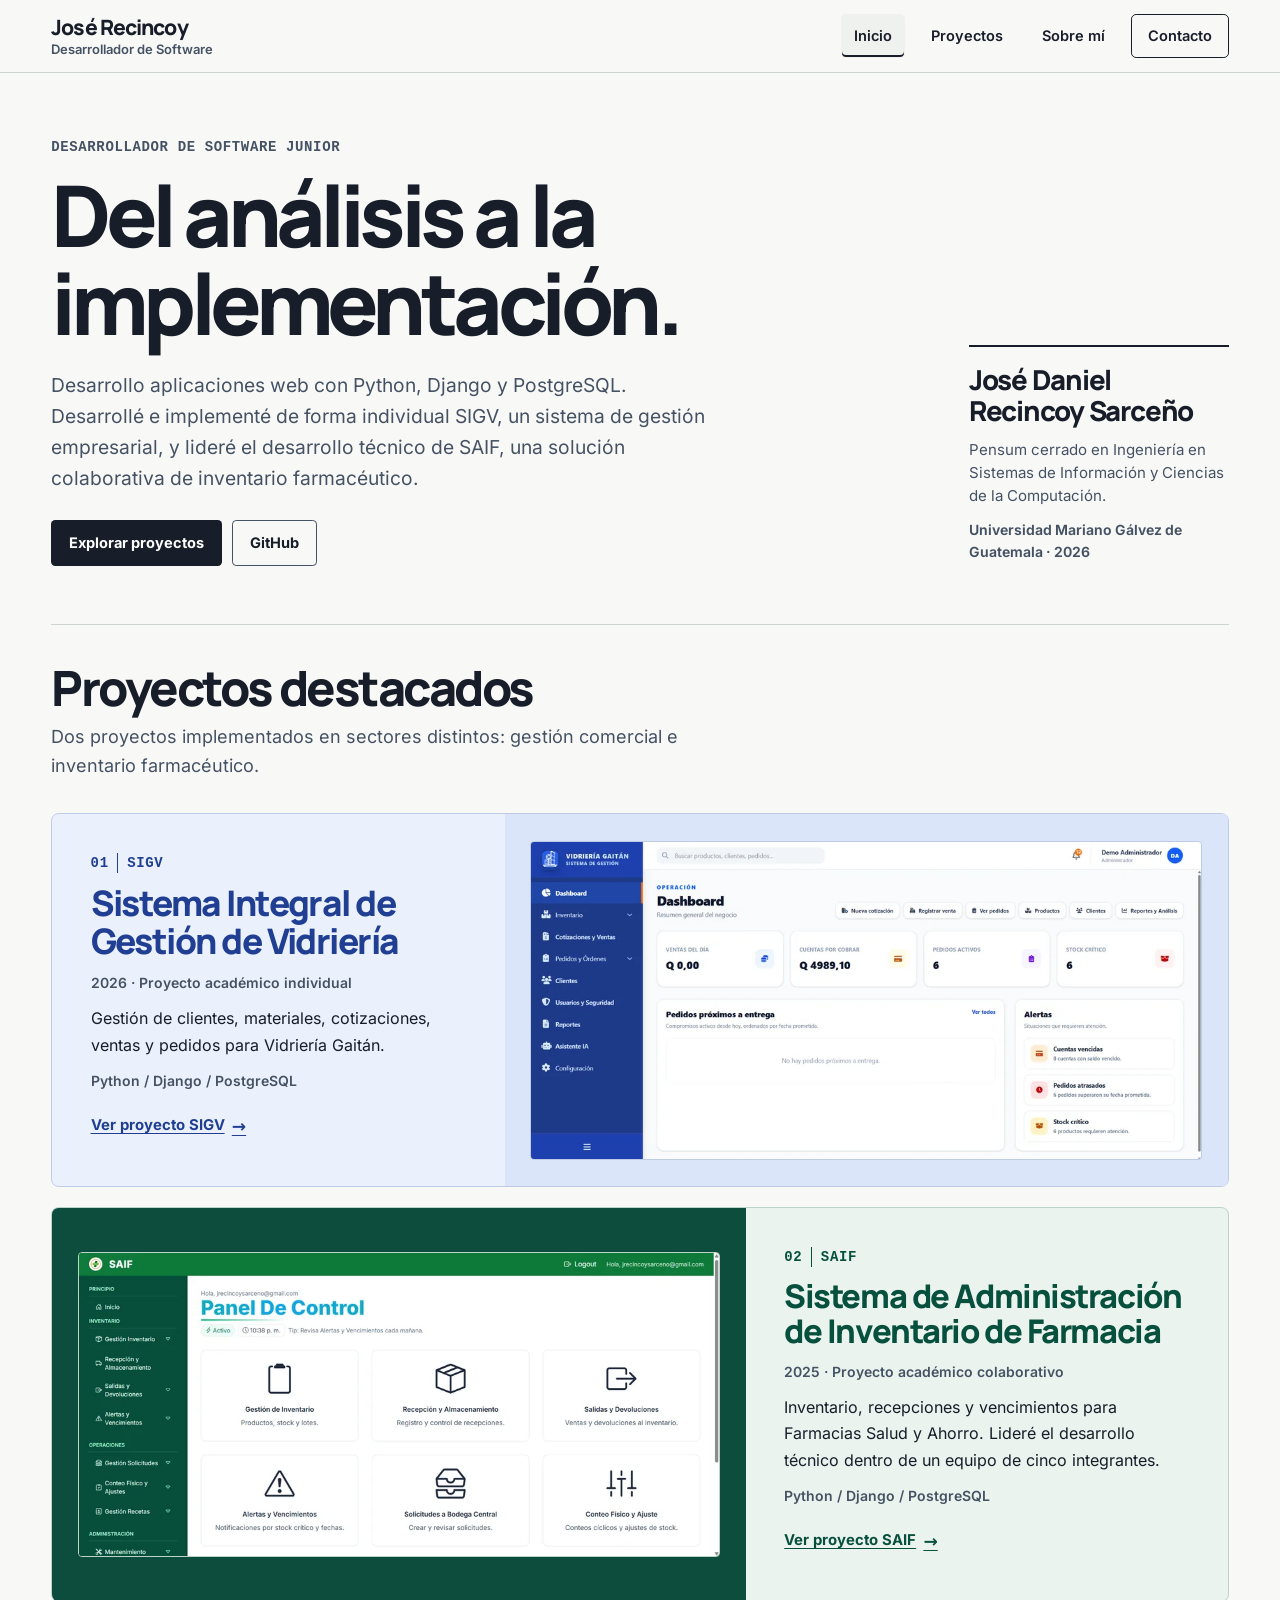
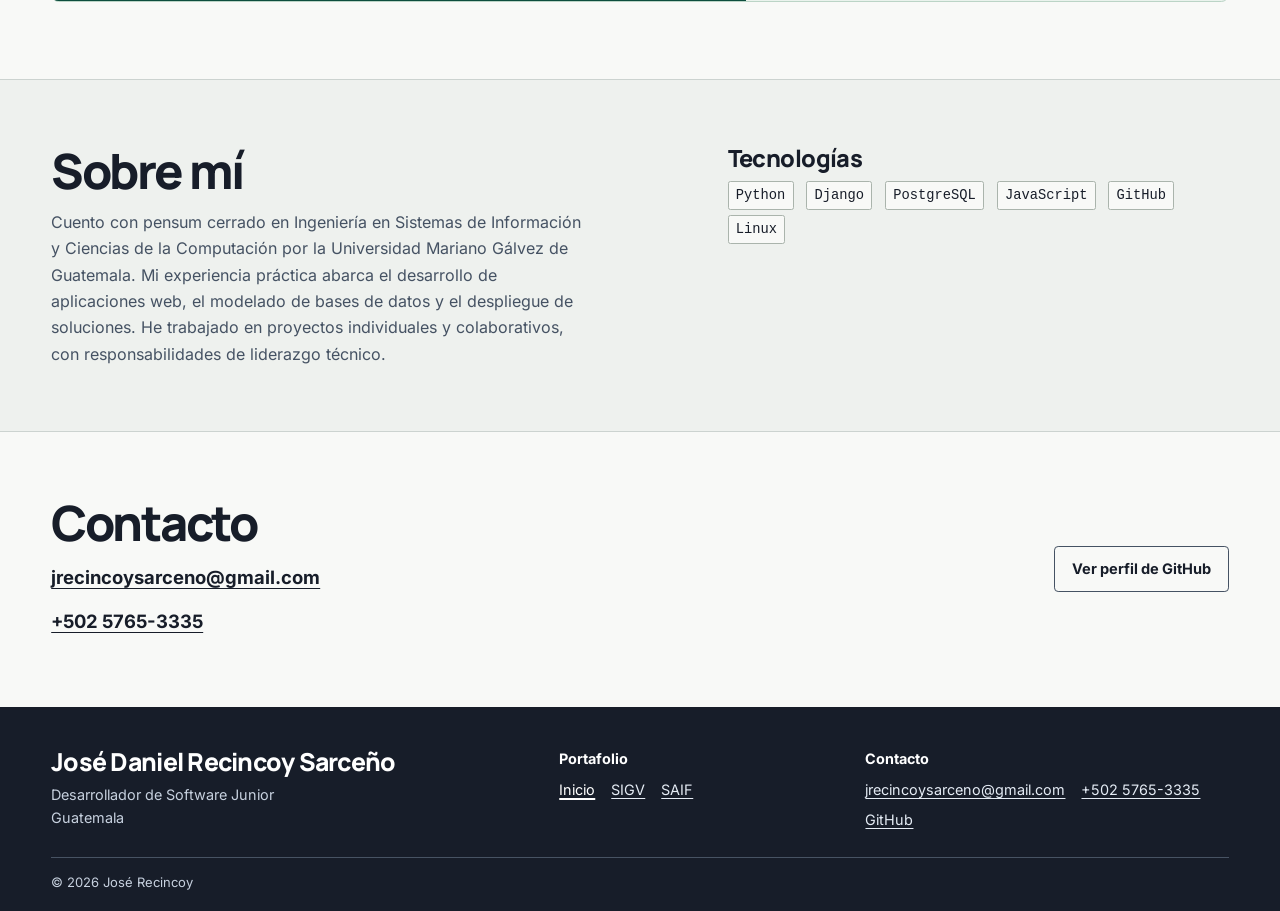
<file: index.html>
<!doctype html>
<html lang="es">
<head>
  <meta charset="utf-8">
  <meta name="viewport" content="width=device-width, initial-scale=1">
  <meta name="description" content="Portafolio de José Daniel Recincoy Sarceño, desarrollador de software junior. Casos de estudio SIGV y SAIF.">
  <title>Portafolio | José Daniel Recincoy Sarceño</title>
  <meta property="og:type" content="website">
  <meta property="og:locale" content="es_GT">
  <meta property="og:title" content="Portafolio de José Daniel Recincoy Sarceño">
  <meta property="og:description" content="Desarrollador de software junior. Casos de estudio de SIGV y SAIF con Python, Django y PostgreSQL.">
  <meta property="og:url" content="https://joserecincoy.github.io/">
  <meta property="og:image" content="https://joserecincoy.github.io/assets/capturas/sigv/dashboard.webp">
  <meta property="og:image:alt" content="Panel de inicio de SIGV, uno de los proyectos del portafolio">
  <link rel="stylesheet" href="./assets/css/estilos.css">
  <script src="./assets/js/navegacion.js" defer></script>
</head>
<body class="home-page">
  <a class="skip-link" href="#contenido">Saltar al contenido</a>
  <header class="site-header">
    <div class="container header-inner">
      <a class="site-name" href="./index.html">
        <span>José Recincoy</span>
        <span class="site-tagline">Desarrollador de Software</span>
      </a>
      <button class="menu-toggle" type="button" aria-controls="navegacion" aria-expanded="false" hidden>Menú</button>
      <nav class="site-nav" id="navegacion" aria-label="Navegación principal">
        <ul>
          <li><a href="./index.html" aria-current="page">Inicio</a></li>
          <li><a href="#proyectos">Proyectos</a></li>
          <li><a href="#sobre-mi">Sobre mí</a></li>
          <li><a class="nav-contact" href="#contacto">Contacto</a></li>
        </ul>
      </nav>
    </div>
  </header>

  <main id="contenido" tabindex="-1">
    <section class="container home-hero" aria-labelledby="presentacion">
      <div class="home-hero-copy">
        <p class="kicker">Desarrollador de software junior</p>
        <h1 id="presentacion">Del análisis a la<br class="hero-break"> implementación.</h1>
        <p class="hero-lead">Desarrollo aplicaciones web con Python, Django y PostgreSQL. Desarrollé e implementé de forma individual SIGV, un sistema de gestión empresarial, y lideré el desarrollo técnico de SAIF, una solución colaborativa de inventario farmacéutico.</p>
        <div class="action-row">
          <a class="button button-primary" href="#proyectos">Explorar proyectos</a>
          <a class="button button-secondary" href="https://github.com/JoseRecincoy">GitHub</a>
        </div>
      </div>
      <aside class="home-profile" aria-label="Perfil profesional">
        <p class="profile-name">José Daniel<br> Recincoy Sarceño</p>
        <p>Pensum cerrado en Ingeniería en Sistemas de Información y Ciencias de la Computación.</p>
        <p class="profile-university">Universidad Mariano Gálvez de Guatemala · <time datetime="2026">2026</time></p>
      </aside>
    </section>

    <section class="container work-section" id="proyectos" tabindex="-1" aria-labelledby="proyectos-titulo">
      <div class="section-heading work-heading">
        <h2 id="proyectos-titulo">Proyectos destacados</h2>
        <p>Dos proyectos implementados en sectores distintos: gestión comercial e inventario farmacéutico.</p>
      </div>
      <div class="featured-work">
        <article class="feature theme-sigv">
          <div class="feature-copy">
            <p class="feature-id"><span>01</span> SIGV</p>
            <h3>Sistema Integral de Gestión de Vidriería</h3>
            <p class="feature-meta"><time datetime="2026">2026</time> · Proyecto académico individual</p>
            <p>Gestión de clientes, materiales, cotizaciones, ventas y pedidos para Vidriería Gaitán.</p>
            <p class="feature-stack">Python / Django / PostgreSQL</p>
            <a class="text-link" href="./sigv.html">Ver proyecto SIGV <span class="feature-arrow" aria-hidden="true">→</span></a>
          </div>
          <div class="feature-visual">
            <div class="feature-image">
              <img src="./assets/capturas/sigv/dashboard-960.webp"
              srcset="./assets/capturas/sigv/dashboard-960.webp 960w, ./assets/capturas/sigv/dashboard.webp 1917w"
              sizes="(max-width: 879px) 90vw, (max-width: 1250px) 53vw, 670px" width="1917" height="906" alt="Vista general del dashboard de SIGV." fetchpriority="high" decoding="async">
            </div>
          </div>
        </article>
        <article class="feature theme-saif feature--reverse">
          <div class="feature-copy">
            <p class="feature-id"><span>02</span> SAIF</p>
            <h3>Sistema de Administración de Inventario de Farmacia</h3>
            <p class="feature-meta"><time datetime="2025">2025</time> · Proyecto académico colaborativo</p>
            <p>Inventario, recepciones y vencimientos para Farmacias Salud y Ahorro. Lideré el desarrollo técnico dentro de un equipo de cinco integrantes.</p>
            <p class="feature-stack">Python / Django / PostgreSQL</p>
            <a class="text-link" href="./saif.html">Ver proyecto SAIF <span class="feature-arrow" aria-hidden="true">→</span></a>
          </div>
          <div class="feature-visual">
            <div class="feature-image">
              <img src="./assets/capturas/saif/dashboard-960.webp"
              srcset="./assets/capturas/saif/dashboard-960.webp 960w, ./assets/capturas/saif/dashboard.webp 1917w"
              sizes="(max-width: 879px) 90vw, (max-width: 1250px) 55vw, 705px" width="1917" height="907" alt="Vista general del panel de control de SAIF." loading="lazy" decoding="async">
            </div>
          </div>
        </article>
      </div>
    </section>

    <section class="about-section" id="sobre-mi" tabindex="-1" aria-labelledby="sobre-mi-titulo">
      <div class="container about-layout">
        <div>
          <h2 id="sobre-mi-titulo">Sobre mí</h2>
          <p>Cuento con pensum cerrado en Ingeniería en Sistemas de Información y Ciencias de la Computación por la Universidad Mariano Gálvez de Guatemala. Mi experiencia práctica abarca el desarrollo de aplicaciones web, el modelado de bases de datos y el despliegue de soluciones. He trabajado en proyectos individuales y colaborativos, con responsabilidades de liderazgo técnico.</p>
        </div>
        <div class="about-details">
          <h3>Tecnologías</h3>
          <ul class="stack-list" role="list">
            <li>Python</li><li>Django</li><li>PostgreSQL</li><li>JavaScript</li><li>GitHub</li><li>Linux</li>
          </ul>
        </div>
      </div>
    </section>

    <section class="container contact-section" id="contacto" tabindex="-1" aria-labelledby="contacto-titulo">
      <div>
        <h2 id="contacto-titulo">Contacto</h2>
        <ul class="contact-methods" role="list">
          <li><a class="text-link" href="mailto:jrecincoysarceno@gmail.com">jrecincoysarceno@gmail.com</a></li>
          <li><a class="text-link" href="tel:+50257653335">+502 5765-3335</a></li>
        </ul>
      </div>
      <a class="button button-secondary" href="https://github.com/JoseRecincoy">Ver perfil de GitHub</a>
    </section>
  </main>

  <footer class="site-footer">
    <div class="container footer-inner">
      <div class="footer-profile">
        <p class="footer-name">José Daniel Recincoy Sarceño</p>
        <p>Desarrollador de Software Junior</p>
        <p>Guatemala</p>
      </div>
      <nav class="footer-nav" aria-label="Enlaces del pie de página">
        <p class="footer-label">Portafolio</p>
        <ul>
          <li><a href="./index.html" aria-current="page">Inicio</a></li>
          <li><a href="./sigv.html">SIGV</a></li>
          <li><a href="./saif.html">SAIF</a></li>
        </ul>
      </nav>
      <div class="footer-contact">
        <p class="footer-label">Contacto</p>
        <ul>
          <li><a href="mailto:jrecincoysarceno@gmail.com">jrecincoysarceno@gmail.com</a></li>
          <li><a href="tel:+50257653335">+502 5765-3335</a></li>
          <li><a href="https://github.com/JoseRecincoy">GitHub</a></li>
        </ul>
      </div>
    </div>
    <p class="container footer-credit">© <time datetime="2026">2026</time> José Recincoy</p>
  </footer>
</body>
</html>
</file>
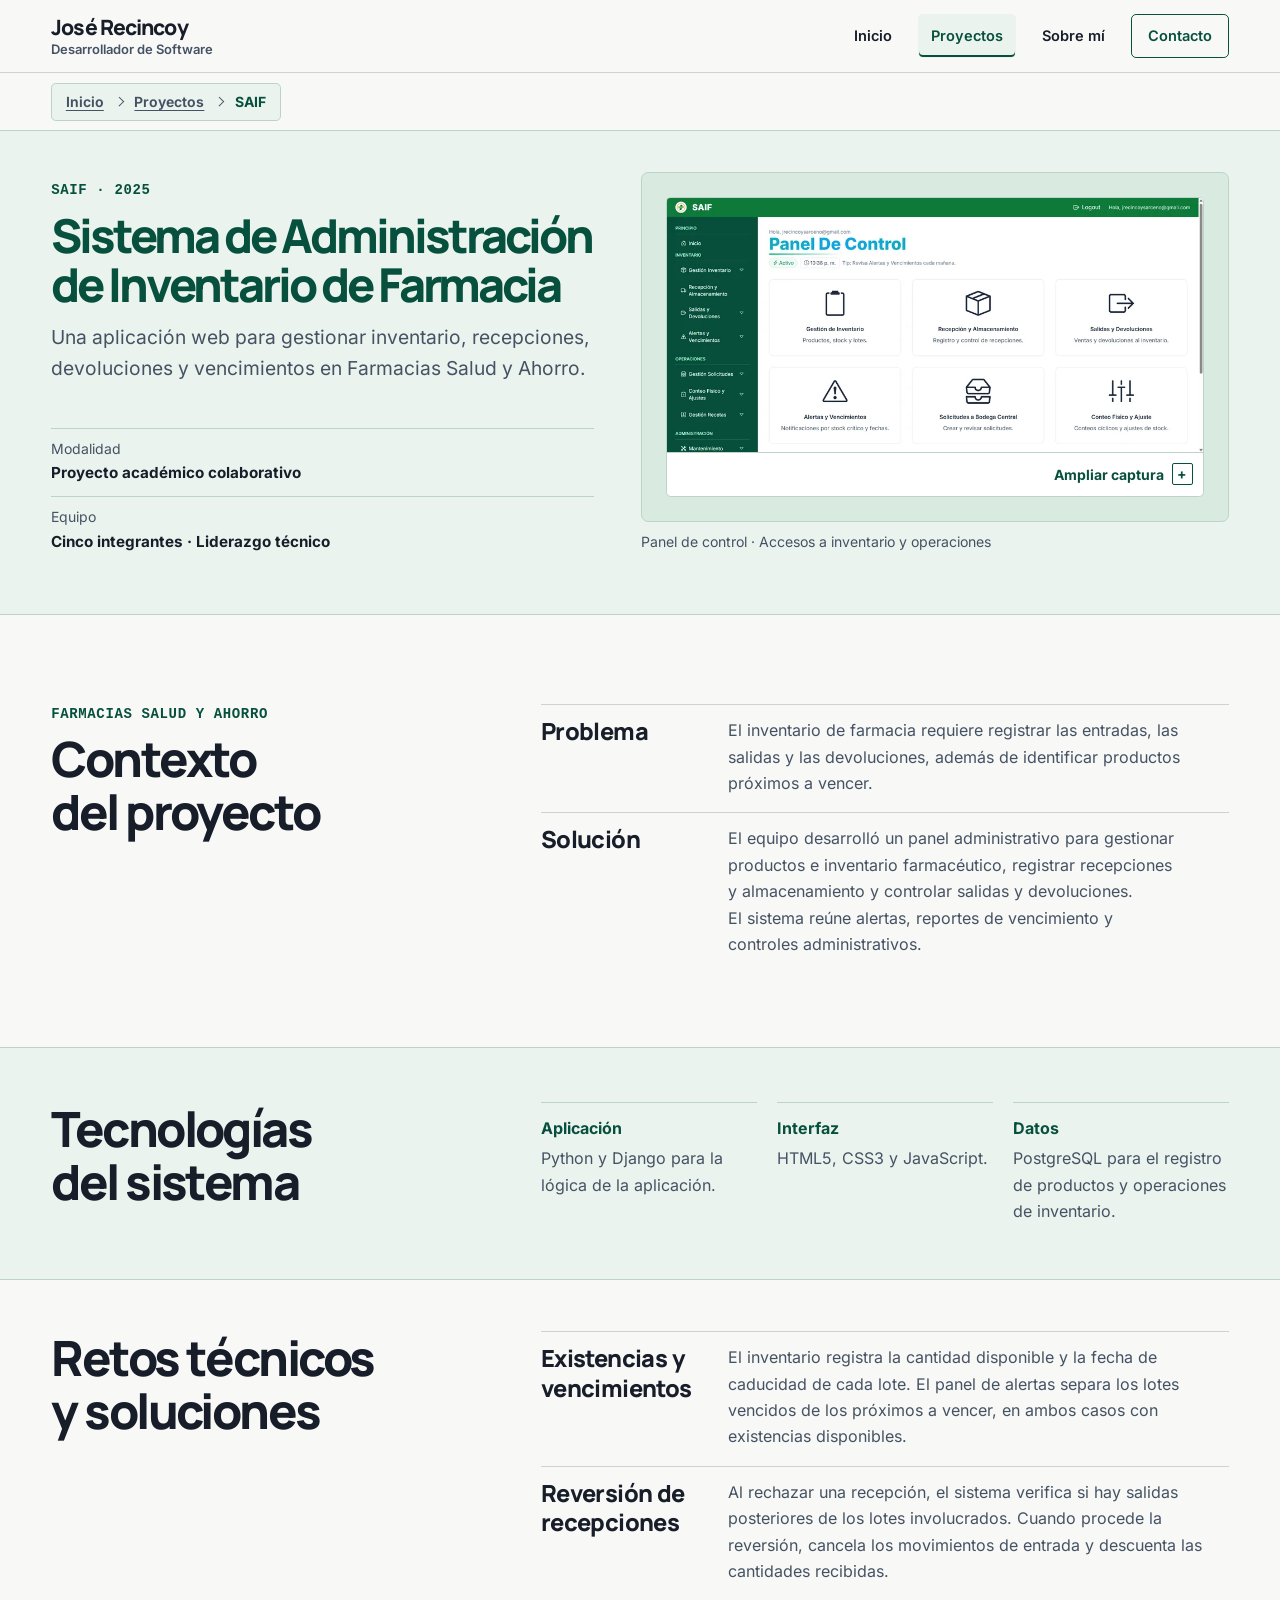
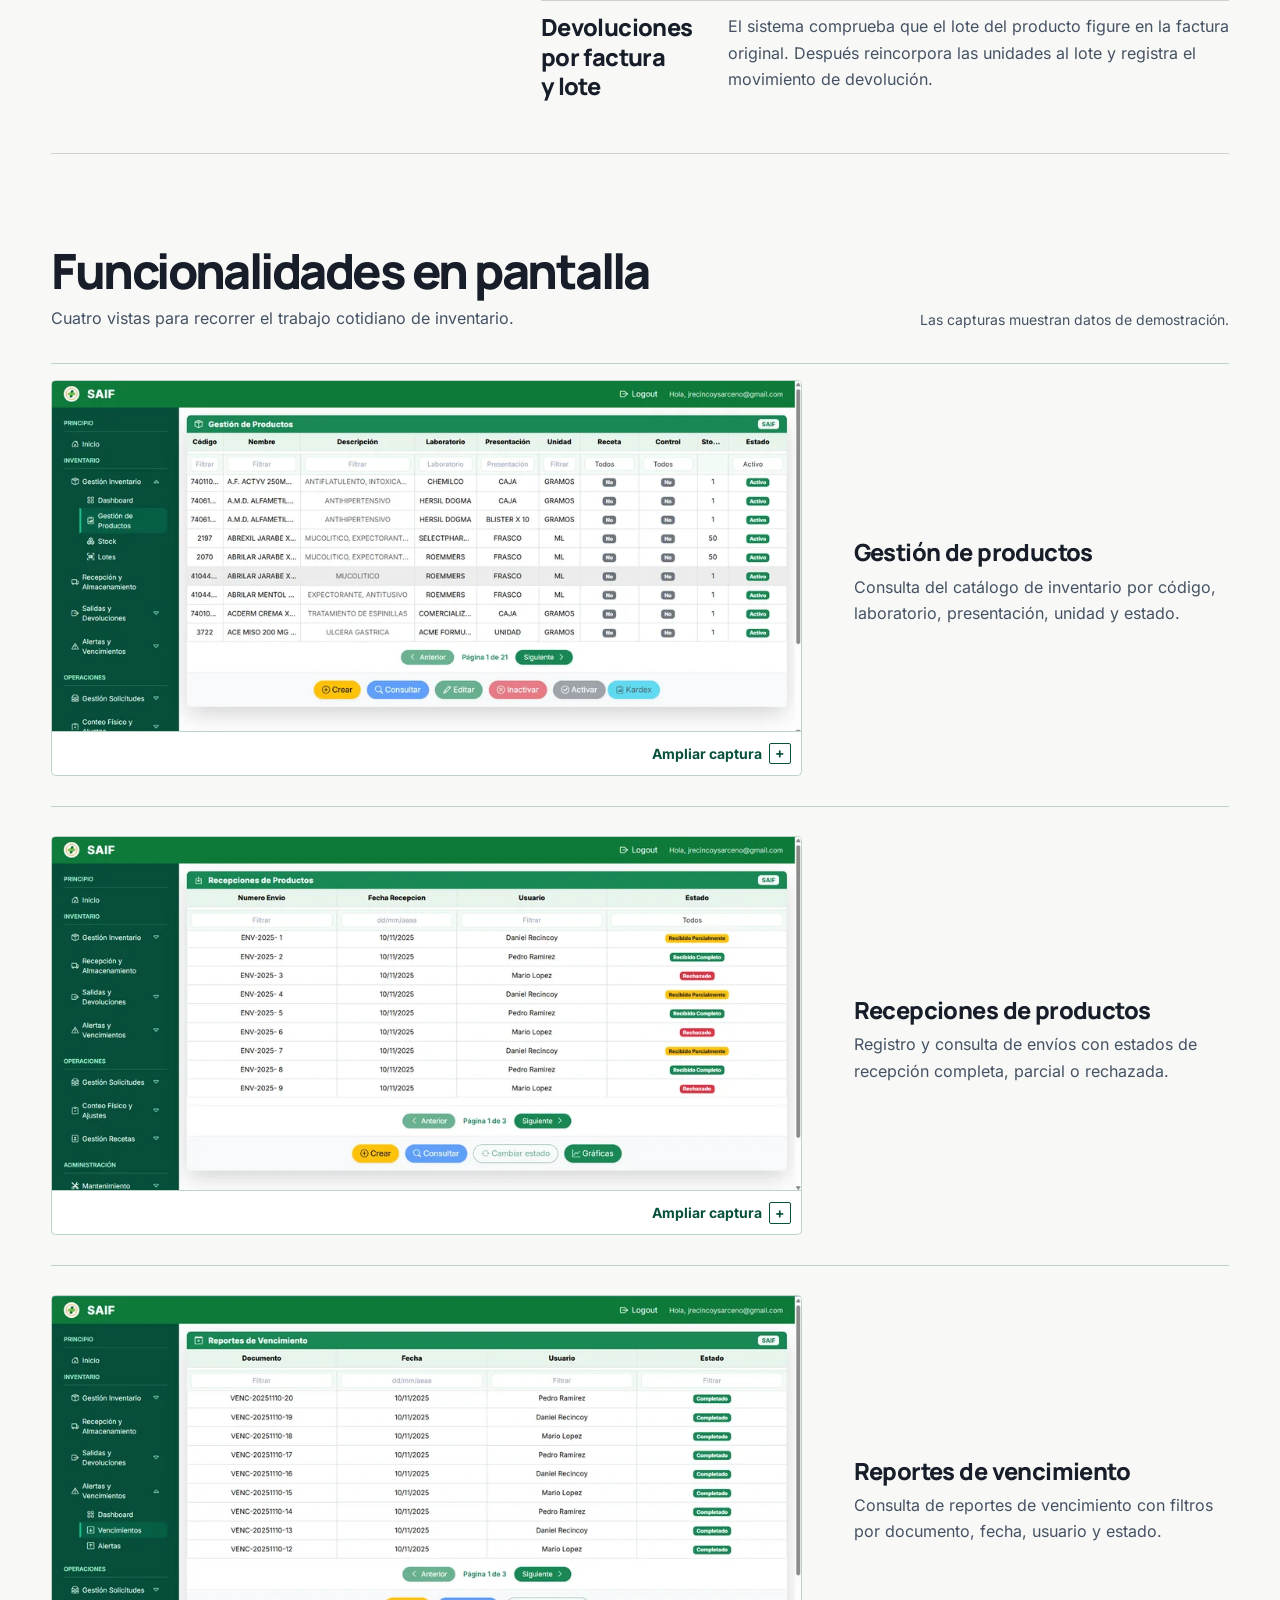
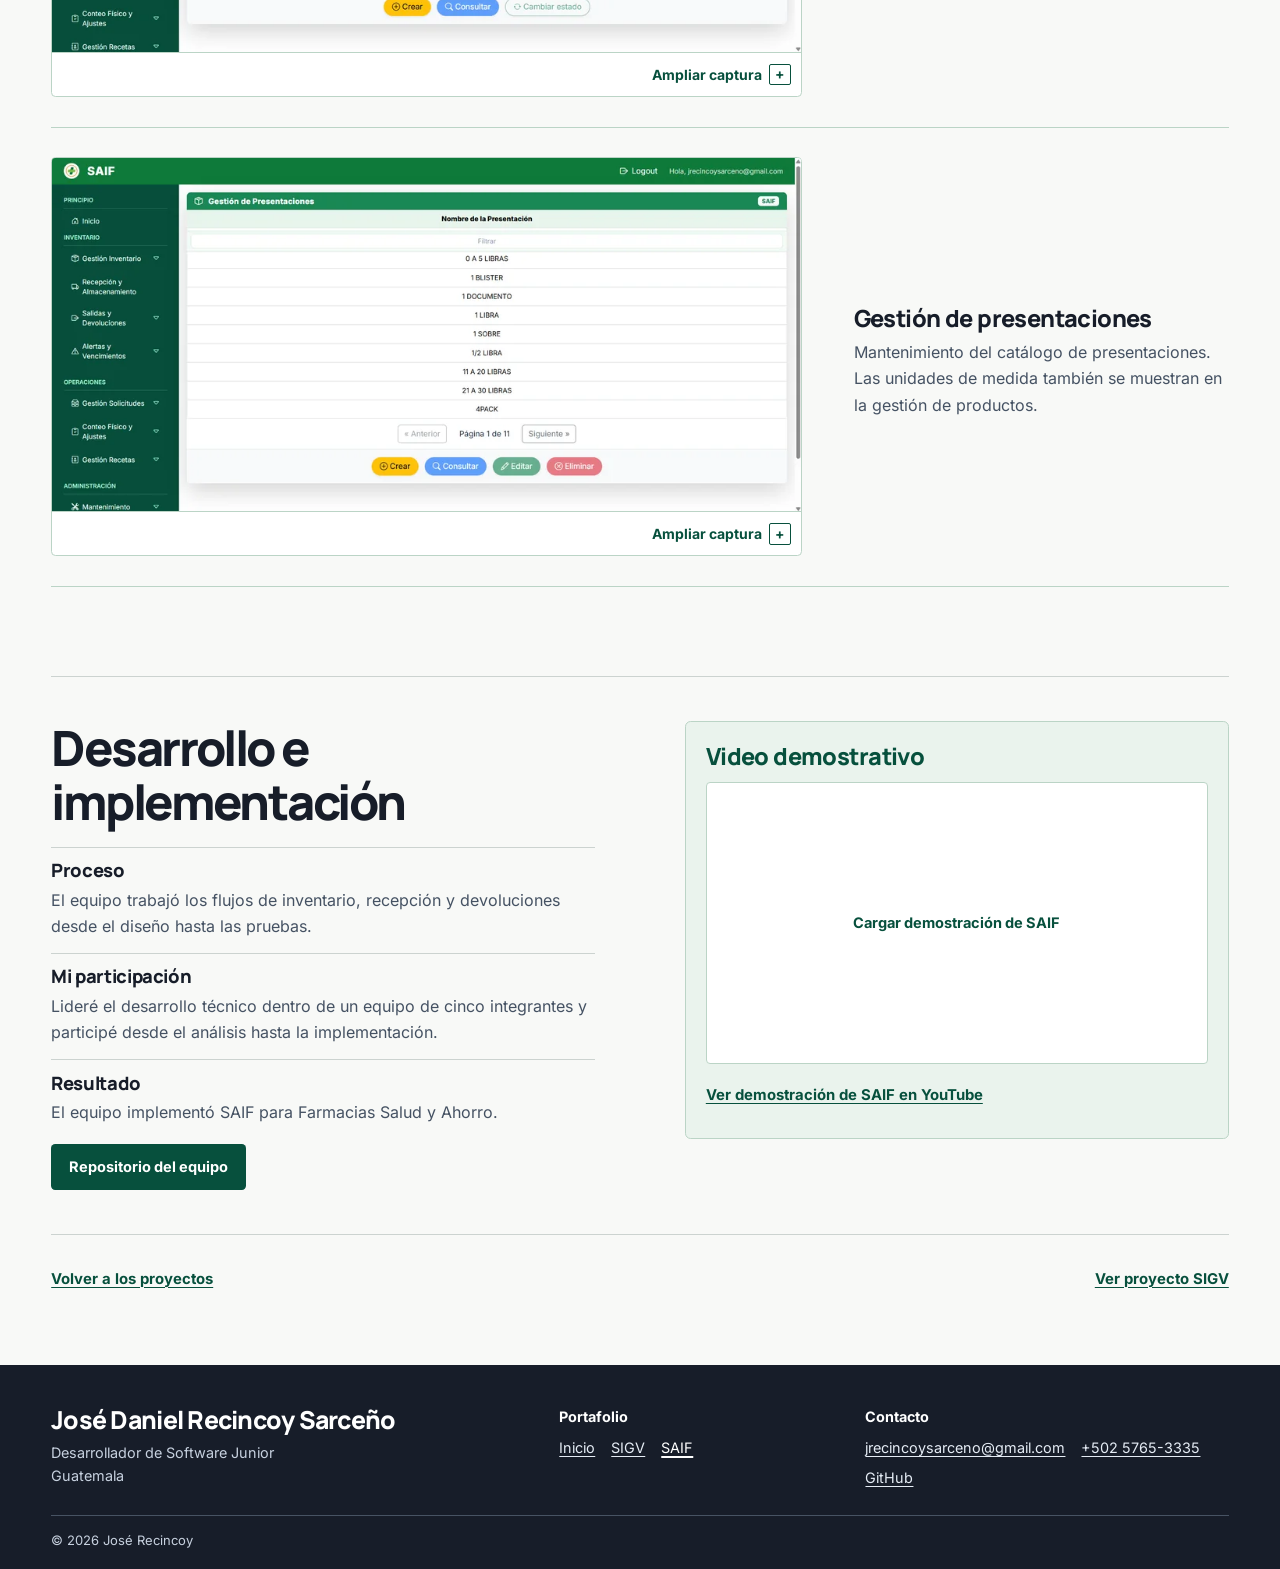
<file: saif.html>
<!doctype html>
<html lang="es">
<head>
  <meta charset="utf-8">
  <meta name="viewport" content="width=device-width, initial-scale=1">
  <meta name="description" content="Sistema de Administración de Inventario de Farmacia (SAIF). Proyecto académico colaborativo de cinco integrantes para Farmacias Salud y Ahorro.">
  <title>SAIF | José Daniel Recincoy Sarceño</title>
  <meta property="og:type" content="website">
  <meta property="og:locale" content="es_GT">
  <meta property="og:title" content="SAIF — Sistema de Administración de Inventario de Farmacia">
  <meta property="og:description" content="Proyecto académico colaborativo de cinco integrantes para Farmacias Salud y Ahorro.">
  <meta property="og:url" content="https://joserecincoy.github.io/saif.html">
  <meta property="og:image" content="https://joserecincoy.github.io/assets/capturas/saif/dashboard.webp">
  <meta property="og:image:alt" content="Panel de control del Sistema de Administración de Inventario de Farmacia">
  <link rel="stylesheet" href="./assets/css/estilos.css">
  <script src="./assets/js/navegacion.js" defer></script>
  <script src="./assets/js/enlaces-proyectos.js" defer></script>
  <script src="./assets/js/recursos-proyectos.js" defer></script>
</head>
<body class="project-page theme-saif">
  <a class="skip-link" href="#contenido">Saltar al contenido</a>
  <header class="site-header">
    <div class="container header-inner">
      <a class="site-name" href="./index.html">
        <span>José Recincoy</span>
        <span class="site-tagline">Desarrollador de Software</span>
      </a>
      <button class="menu-toggle" type="button" aria-controls="navegacion" aria-expanded="false" hidden>Menú</button>
      <nav class="site-nav" id="navegacion" aria-label="Navegación principal">
        <ul>
          <li><a href="./index.html">Inicio</a></li>
          <li><a href="./index.html#proyectos" aria-current="location">Proyectos</a></li>
          <li><a href="./index.html#sobre-mi">Sobre mí</a></li>
          <li><a class="nav-contact" href="./index.html#contacto">Contacto</a></li>
        </ul>
      </nav>
    </div>
  </header>

  <main id="contenido" tabindex="-1" data-proyecto="saif">
    <nav class="container project-breadcrumb" aria-label="Ruta de navegación">
      <ol role="list">
        <li><a href="./index.html">Inicio</a></li>
        <li><a href="./index.html#proyectos">Proyectos</a></li>
        <li><span aria-current="page">SAIF</span></li>
      </ol>
    </nav>
    <header class="project-masthead">
      <div class="container project-hero">
        <div class="project-intro">
          <p class="kicker">SAIF · <time datetime="2025">2025</time></p>
          <h1>Sistema de Administración de Inventario de Farmacia</h1>
          <p class="hero-lead">Una aplicación web para gestionar inventario, recepciones, devoluciones y vencimientos en Farmacias Salud y Ahorro.</p>
        </div>
        <dl class="case-facts">
          <div><dt>Modalidad</dt><dd>Proyecto académico colaborativo</dd></div>
          <div><dt>Equipo</dt><dd>Cinco integrantes · Liderazgo técnico</dd></div>
        </dl>
        <figure class="project-cover">
          <div class="cover-frame">
            <a class="shot-link" href="./assets/capturas/saif/dashboard.webp" data-gallery="Panel de control de SAIF" aria-label="Ampliar captura de Panel de control de SAIF">
              <img src="./assets/capturas/saif/dashboard-960.webp"
              srcset="./assets/capturas/saif/dashboard-960.webp 960w, ./assets/capturas/saif/dashboard.webp 1917w"
              sizes="(max-width: 979px) 92vw, 52vw" width="1917" height="907" alt="Panel de control de SAIF con accesos a inventario, recepción, devoluciones, vencimientos y ajustes de stock." fetchpriority="high" decoding="async">
              <span class="shot-action" aria-hidden="true">Ampliar captura <span class="plus-mark">+</span></span>
            </a>
          </div>
          <figcaption>Panel de control · Accesos a inventario y operaciones</figcaption>
        </figure>
      </div>
    </header>

    <section class="container case-overview" aria-labelledby="contexto-titulo">
      <div class="overview-heading">
        <p class="kicker">Farmacias Salud y Ahorro</p>
        <h2 id="contexto-titulo">Contexto del proyecto</h2>
      </div>
      <div class="overview-content">
        <div><h3>Problema</h3><p>El inventario de farmacia requiere registrar las entradas, las salidas y las devoluciones, además de identificar productos próximos a vencer.</p></div>
        <div><h3>Solución</h3><p>El equipo desarrolló un panel administrativo para gestionar productos e inventario farmacéutico, registrar recepciones y almacenamiento y controlar salidas y devoluciones. El sistema reúne alertas, reportes de vencimiento y controles administrativos.</p></div>
      </div>
    </section>

    <section class="architecture-section" aria-labelledby="arquitectura-titulo">
      <div class="container architecture-layout">
        <h2 id="arquitectura-titulo">Tecnologías del sistema</h2>
        <dl class="architecture-list">
          <div><dt>Aplicación</dt><dd>Python y Django para la lógica de la aplicación.</dd></div>
          <div><dt>Interfaz</dt><dd>HTML5, CSS3 y JavaScript.</dd></div>
          <div><dt>Datos</dt><dd>PostgreSQL para el registro de productos y operaciones de inventario.</dd></div>
        </dl>
      </div>
    </section>

    <section class="container case-overview tech-challenges" aria-labelledby="retos-titulo">
      <h2 id="retos-titulo">Retos técnicos y soluciones</h2>
      <div class="overview-content">
        <div>
          <h3>Existencias y vencimientos</h3>
          <p>El inventario registra la cantidad disponible y la fecha de caducidad de cada lote. El panel de alertas separa los lotes vencidos de los próximos a vencer, en ambos casos con existencias disponibles.</p>
        </div>
        <div>
          <h3>Reversión de recepciones</h3>
          <p>Al rechazar una recepción, el sistema verifica si hay salidas posteriores de los lotes involucrados. Cuando procede la reversión, cancela los movimientos de entrada y descuenta las cantidades recibidas.</p>
        </div>
        <div>
          <h3>Devoluciones por factura y lote</h3>
          <p>El sistema comprueba que el lote del producto figure en la factura original. Después reincorpora las unidades al lote y registra el movimiento de devolución.</p>
        </div>
      </div>
    </section>

    <section class="container case-gallery" id="funcionalidades" aria-labelledby="galeria-titulo">
      <div class="section-heading">
        <div>
          <h2 id="galeria-titulo">Funcionalidades en pantalla</h2>
          <p>Cuatro vistas para recorrer el trabajo cotidiano de inventario.</p>
        </div>
        <p class="privacy-caption">Las capturas muestran datos de demostración.</p>
      </div>
      <div class="gallery">
          <figure class="gallery-item">
            <a class="shot-link" href="./assets/capturas/saif/productos.webp" data-gallery="Gestión de productos" aria-label="Ampliar captura de Gestión de productos">
              <img src="./assets/capturas/saif/productos-960.webp"
              srcset="./assets/capturas/saif/productos-960.webp 960w, ./assets/capturas/saif/productos.webp 1917w"
              sizes="(max-width: 759px) 93vw, (max-width: 1250px) 57vw, 710px" width="1917" height="897" alt="Tabla de gestión de productos con filtros, columnas de presentación y unidad, y acciones para consultar y editar." loading="lazy" decoding="async">
              <span class="shot-action" aria-hidden="true">Ampliar captura <span class="plus-mark">+</span></span>
            </a>
            <figcaption>
              <h3>Gestión de productos</h3>
              <p>Consulta del catálogo de inventario por código, laboratorio, presentación, unidad y estado.</p>
            </figcaption>
          </figure>
          <figure class="gallery-item">
            <a class="shot-link" href="./assets/capturas/saif/recepciones.webp" data-gallery="Recepciones de productos" aria-label="Ampliar captura de recepciones de productos">
              <img src="./assets/capturas/saif/recepciones-960.webp"
              srcset="./assets/capturas/saif/recepciones-960.webp 960w, ./assets/capturas/saif/recepciones.webp 1917w"
              sizes="(max-width: 759px) 93vw, (max-width: 1250px) 57vw, 710px" width="1917" height="905" alt="Tabla de recepciones con filtros y estados de envío resaltados por color." loading="lazy" decoding="async">
              <span class="shot-action" aria-hidden="true">Ampliar captura <span class="plus-mark">+</span></span>
            </a>
            <figcaption>
              <h3>Recepciones de productos</h3>
              <p>Registro y consulta de envíos con estados de recepción completa, parcial o rechazada.</p>
            </figcaption>
          </figure>
          <figure class="gallery-item">
            <a class="shot-link" href="./assets/capturas/saif/vencimientos.webp" data-gallery="Reportes de vencimiento" aria-label="Ampliar captura de reportes de vencimiento">
              <img src="./assets/capturas/saif/vencimientos-960.webp"
              srcset="./assets/capturas/saif/vencimientos-960.webp 960w, ./assets/capturas/saif/vencimientos.webp 1917w"
              sizes="(max-width: 759px) 93vw, (max-width: 1250px) 57vw, 710px" width="1917" height="910" alt="Listado de reportes de vencimiento con filtros y estados de documento." loading="lazy" decoding="async">
              <span class="shot-action" aria-hidden="true">Ampliar captura <span class="plus-mark">+</span></span>
            </a>
            <figcaption>
              <h3>Reportes de vencimiento</h3>
              <p>Consulta de reportes de vencimiento con filtros por documento, fecha, usuario y estado.</p>
            </figcaption>
          </figure>
          <figure class="gallery-item">
            <a class="shot-link" href="./assets/capturas/saif/presentaciones.webp" data-gallery="Gestión de presentaciones" aria-label="Ampliar captura de gestión de presentaciones">
              <img src="./assets/capturas/saif/presentaciones-960.webp"
              srcset="./assets/capturas/saif/presentaciones-960.webp 960w, ./assets/capturas/saif/presentaciones.webp 1917w"
              sizes="(max-width: 759px) 93vw, (max-width: 1250px) 57vw, 710px" width="1917" height="905" alt="Vista de Gestión de Presentaciones con un listado filtrable y acciones de mantenimiento." loading="lazy" decoding="async">
              <span class="shot-action" aria-hidden="true">Ampliar captura <span class="plus-mark">+</span></span>
            </a>
            <figcaption>
              <h3>Gestión de presentaciones</h3>
              <p>Mantenimiento del catálogo de presentaciones. Las unidades de medida también se muestran en la gestión de productos.</p>
            </figcaption>
          </figure>
      </div>
    </section>

    <section class="container delivery-section" aria-labelledby="entrega-titulo">
      <div class="delivery-copy">
        <h2 id="entrega-titulo">Desarrollo e implementación</h2>
        <dl class="delivery-details">
          <div>
            <dt>Proceso</dt>
            <dd>El equipo trabajó los flujos de inventario, recepción y devoluciones desde el diseño hasta las pruebas.</dd>
          </div>
          <div>
            <dt>Mi participación</dt>
            <dd>Lideré el desarrollo técnico dentro de un equipo de cinco integrantes y participé desde el análisis hasta la implementación.</dd>
          </div>
          <div>
            <dt>Resultado</dt>
            <dd>El equipo implementó SAIF para Farmacias Salud y Ahorro.</dd>
          </div>
        </dl>
        <div class="delivery-actions">
          <a class="button button-primary project-resource" data-repositorio hidden>Repositorio del equipo</a>
          <a class="text-link project-resource" data-video-completo hidden>Ver demostración técnica completa</a>
        </div>
      </div>
      <section class="demo-section project-resource" aria-labelledby="demo-titulo" data-video-seccion hidden>
        <h3 id="demo-titulo">Video demostrativo</h3>
        <div class="demo-player" data-video-principal></div>
        <a class="text-link project-resource demo-link" data-video-alternativo hidden>Ver demostración de SAIF en YouTube</a>
      </section>
    </section>

    <nav class="container case-navigation" aria-label="Más proyectos">
      <a class="text-link" href="./index.html#proyectos">Volver a los proyectos</a>
      <a class="text-link" href="./sigv.html">Ver proyecto SIGV</a>
    </nav>
  </main>

  <dialog class="gallery-dialog" aria-labelledby="captura-titulo" id="captura-ampliada">
    <div class="dialog-header">
      <h2 id="captura-titulo"></h2>
      <form method="dialog">
        <button class="button button-secondary" type="submit" autofocus>Cerrar</button>
      </form>
    </div>
    <div class="dialog-image"></div>
    <div class="dialog-footer">
      <a class="text-link dialog-original" target="_blank" rel="noopener">Abrir imagen a tamaño original <span class="visually-hidden">(pestaña nueva)</span></a>
    </div>
  </dialog>

  <footer class="site-footer">
    <div class="container footer-inner">
      <div class="footer-profile">
        <p class="footer-name">José Daniel Recincoy Sarceño</p>
        <p>Desarrollador de Software Junior</p>
        <p>Guatemala</p>
      </div>
      <nav class="footer-nav" aria-label="Enlaces del pie de página">
        <p class="footer-label">Portafolio</p>
        <ul>
          <li><a href="./index.html">Inicio</a></li>
          <li><a href="./sigv.html">SIGV</a></li>
          <li><a href="./saif.html" aria-current="page">SAIF</a></li>
        </ul>
      </nav>
      <div class="footer-contact">
        <p class="footer-label">Contacto</p>
        <ul>
          <li><a href="mailto:jrecincoysarceno@gmail.com">jrecincoysarceno@gmail.com</a></li>
          <li><a href="tel:+50257653335">+502 5765-3335</a></li>
          <li><a href="https://github.com/JoseRecincoy">GitHub</a></li>
        </ul>
      </div>
    </div>
    <p class="container footer-credit">© <time datetime="2026">2026</time> José Recincoy</p>
  </footer>
</body>
</html>
</file>
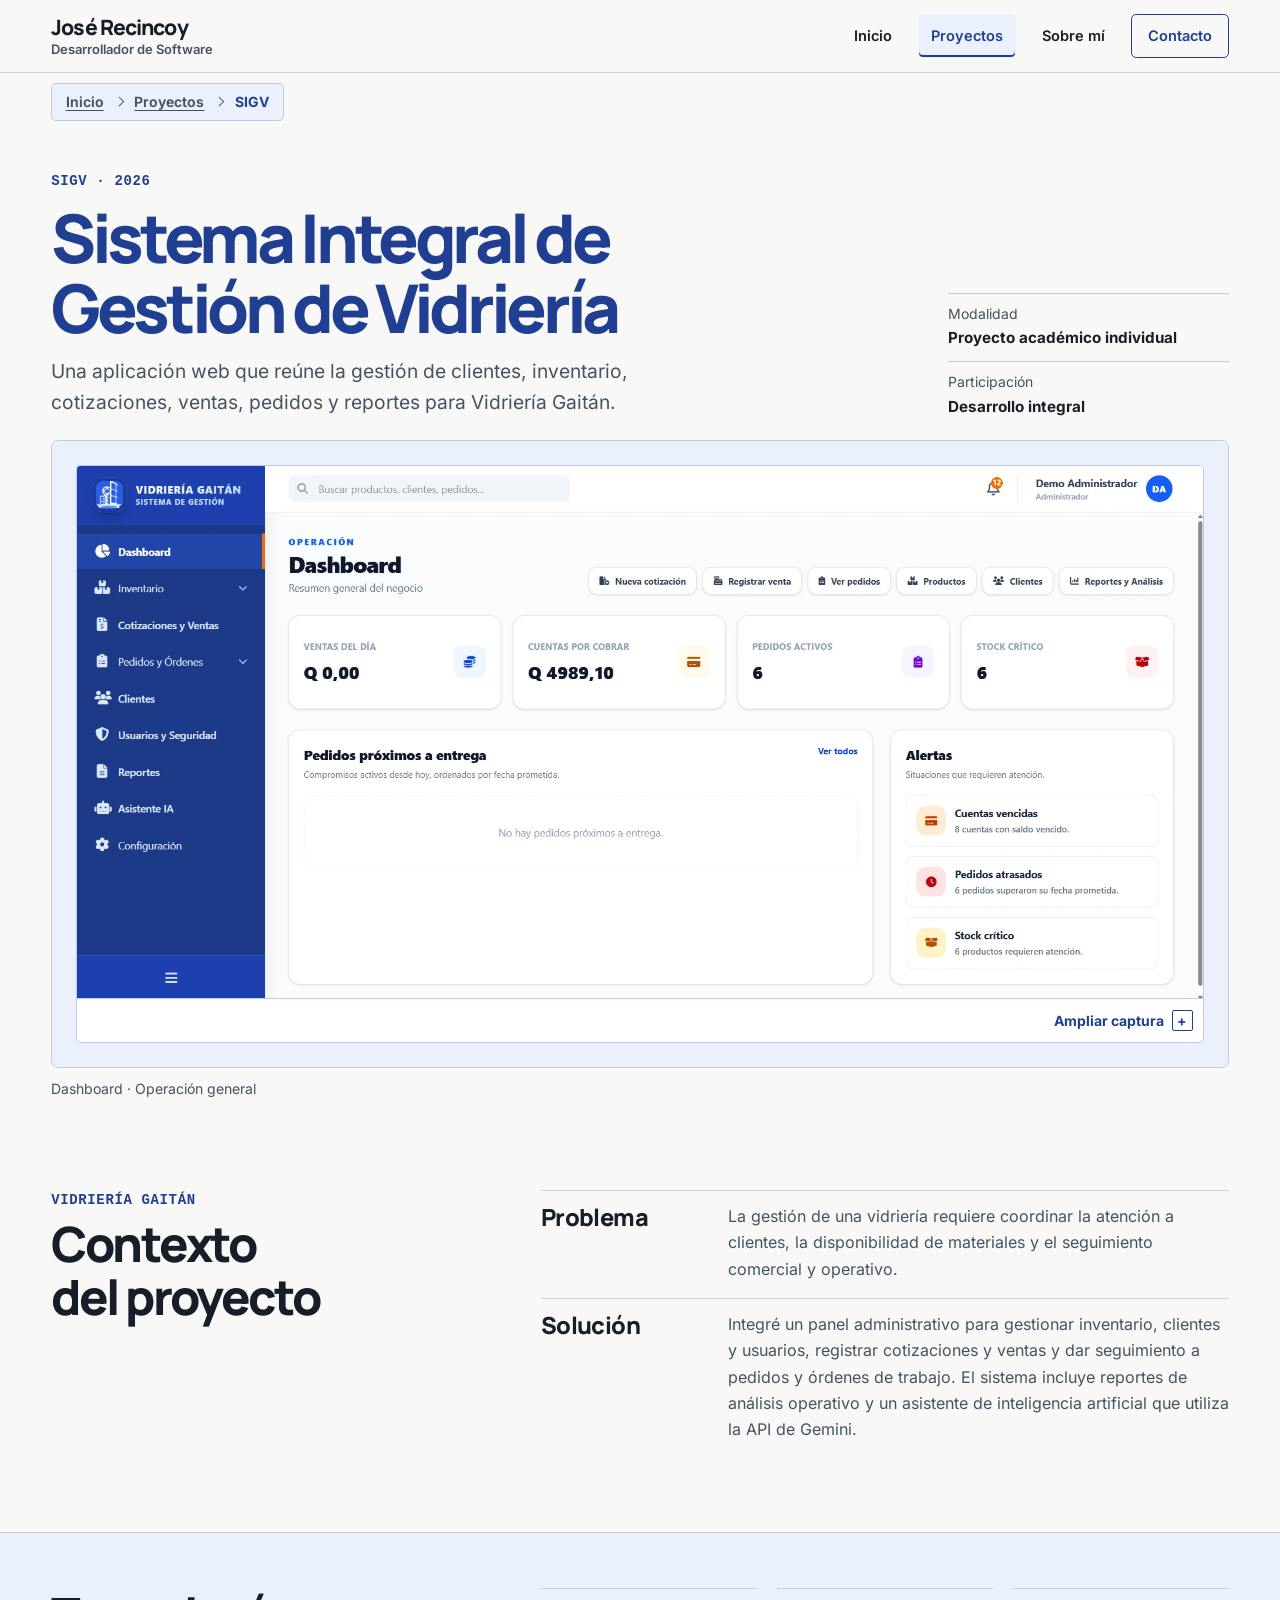
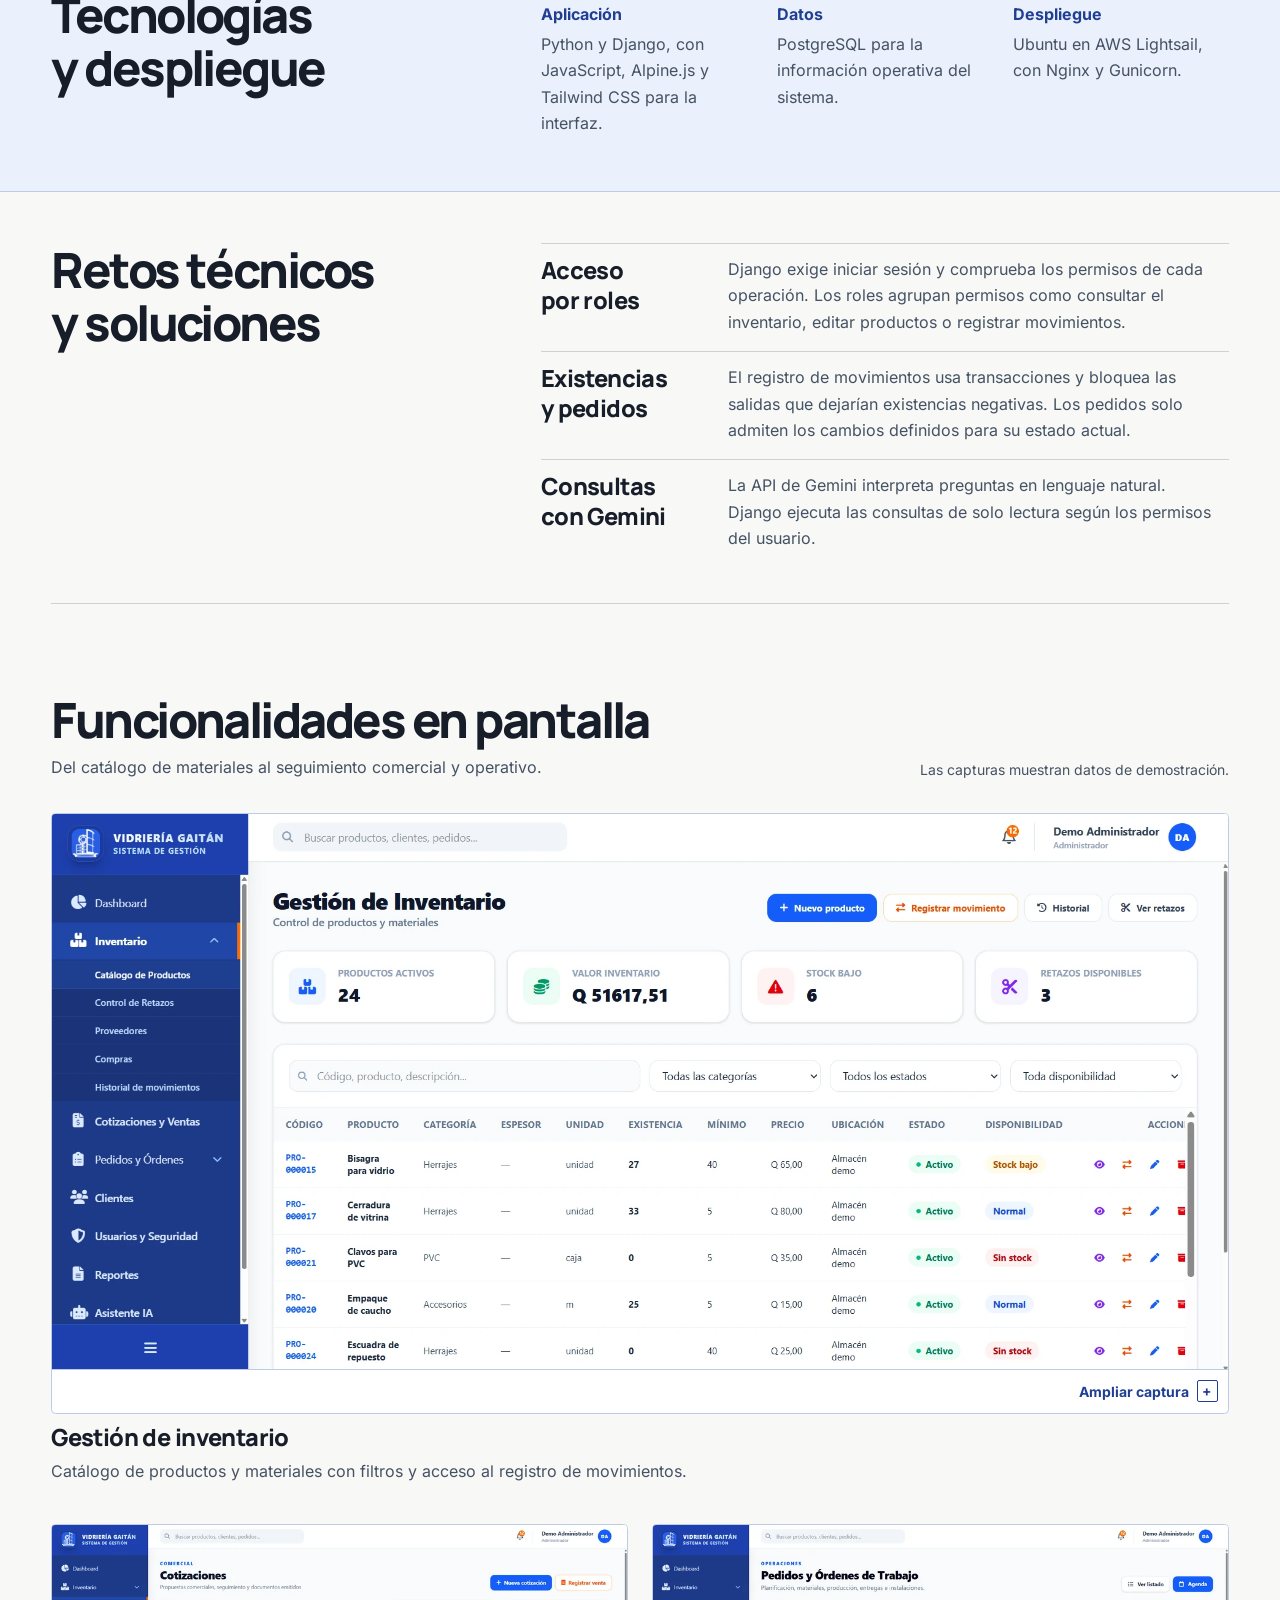
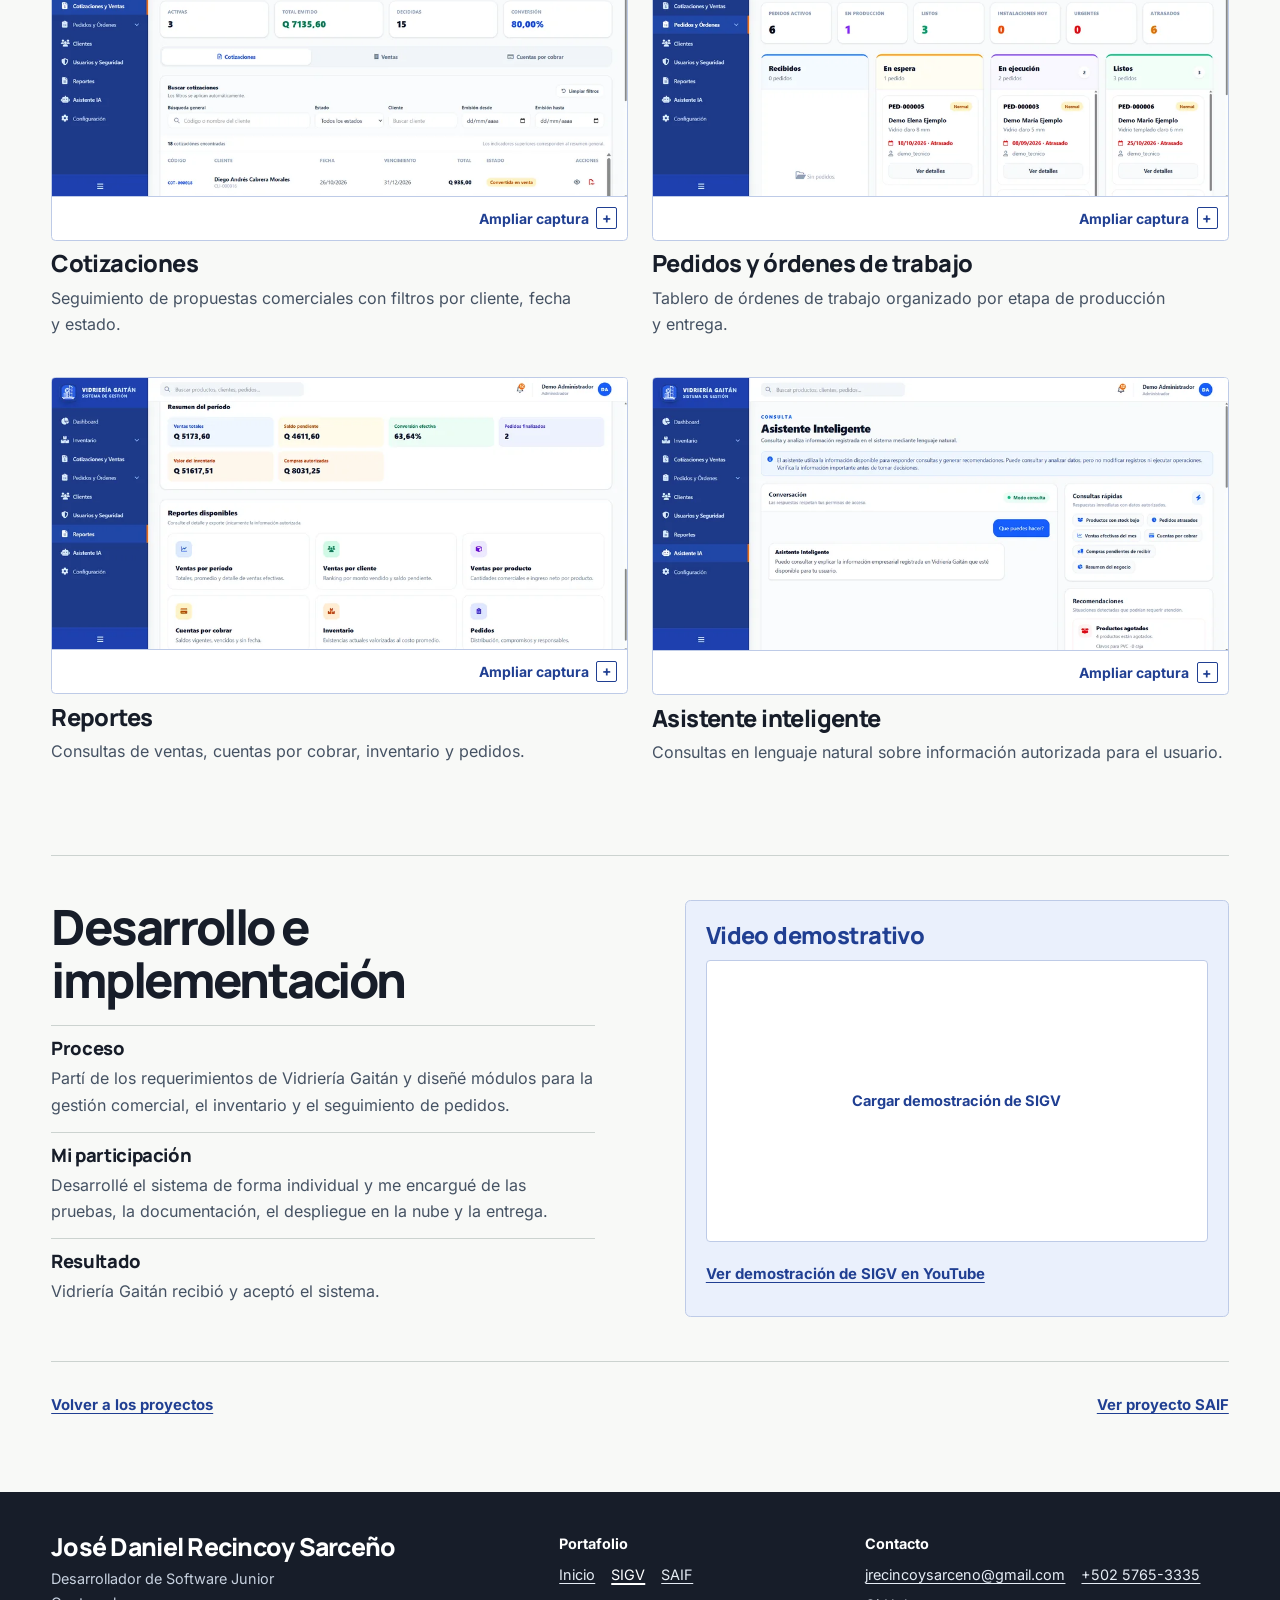
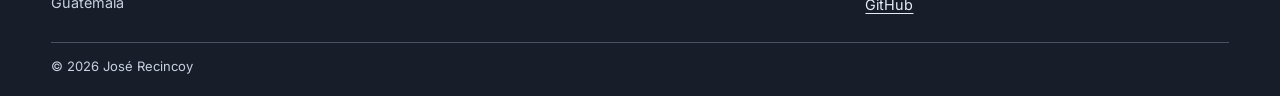
<file: sigv.html>
<!doctype html>
<html lang="es">
<head>
  <meta charset="utf-8">
  <meta name="viewport" content="width=device-width, initial-scale=1">
  <meta name="description" content="Sistema Integral de Gestión de Vidriería (SIGV). Proyecto académico individual desarrollado para Vidriería Gaitán.">
  <title>SIGV | José Daniel Recincoy Sarceño</title>
  <meta property="og:type" content="website">
  <meta property="og:locale" content="es_GT">
  <meta property="og:title" content="SIGV — Sistema Integral de Gestión de Vidriería">
  <meta property="og:description" content="Proyecto académico individual desarrollado e implementado para Vidriería Gaitán.">
  <meta property="og:url" content="https://joserecincoy.github.io/sigv.html">
  <meta property="og:image" content="https://joserecincoy.github.io/assets/capturas/sigv/dashboard.webp">
  <meta property="og:image:alt" content="Panel de inicio del Sistema Integral de Gestión de Vidriería">
  <link rel="stylesheet" href="./assets/css/estilos.css">
  <script src="./assets/js/navegacion.js" defer></script>
  <script src="./assets/js/enlaces-proyectos.js" defer></script>
  <script src="./assets/js/recursos-proyectos.js" defer></script>
</head>
<body class="project-page theme-sigv">
  <a class="skip-link" href="#contenido">Saltar al contenido</a>
  <header class="site-header">
    <div class="container header-inner">
      <a class="site-name" href="./index.html">
        <span>José Recincoy</span>
        <span class="site-tagline">Desarrollador de Software</span>
      </a>
      <button class="menu-toggle" type="button" aria-controls="navegacion" aria-expanded="false" hidden>Menú</button>
      <nav class="site-nav" id="navegacion" aria-label="Navegación principal">
        <ul>
          <li><a href="./index.html">Inicio</a></li>
          <li><a href="./index.html#proyectos" aria-current="location">Proyectos</a></li>
          <li><a href="./index.html#sobre-mi">Sobre mí</a></li>
          <li><a class="nav-contact" href="./index.html#contacto">Contacto</a></li>
        </ul>
      </nav>
    </div>
  </header>

  <main id="contenido" tabindex="-1" data-proyecto="sigv">
    <nav class="container project-breadcrumb" aria-label="Ruta de navegación">
      <ol role="list">
        <li><a href="./index.html">Inicio</a></li>
        <li><a href="./index.html#proyectos">Proyectos</a></li>
        <li><span aria-current="page">SIGV</span></li>
      </ol>
    </nav>
    <header class="project-masthead">
      <div class="container project-hero">
        <div class="project-intro">
          <p class="kicker">SIGV · <time datetime="2026">2026</time></p>
          <h1>Sistema Integral de Gestión de Vidriería</h1>
          <p class="hero-lead">Una aplicación web que reúne la gestión de clientes, inventario, cotizaciones, ventas, pedidos y reportes para Vidriería Gaitán.</p>
        </div>
        <dl class="case-facts">
          <div><dt>Modalidad</dt><dd>Proyecto académico individual</dd></div>
          <div><dt>Participación</dt><dd>Desarrollo integral</dd></div>
        </dl>
        <figure class="project-cover">
          <div class="cover-frame">
            <a class="shot-link" href="./assets/capturas/sigv/dashboard.webp" data-gallery="Dashboard de SIGV" aria-label="Ampliar captura de Dashboard de SIGV">
              <img src="./assets/capturas/sigv/dashboard-960.webp"
              srcset="./assets/capturas/sigv/dashboard-960.webp 960w, ./assets/capturas/sigv/dashboard.webp 1917w"
              sizes="(max-width: 1248px) 92vw, 1160px" width="1917" height="906" alt="Dashboard de SIGV con accesos a cotizaciones, ventas y pedidos, tarjetas de indicadores y una columna de alertas." fetchpriority="high" decoding="async">
              <span class="shot-action" aria-hidden="true">Ampliar captura <span class="plus-mark">+</span></span>
            </a>
          </div>
          <figcaption>Dashboard · Operación general</figcaption>
        </figure>
      </div>
    </header>

    <section class="container case-overview" aria-labelledby="contexto-titulo">
      <div class="overview-heading">
        <p class="kicker">Vidriería Gaitán</p>
        <h2 id="contexto-titulo">Contexto del proyecto</h2>
      </div>
      <div class="overview-content">
        <div><h3>Problema</h3><p>La gestión de una vidriería requiere coordinar la atención a clientes, la disponibilidad de materiales y el seguimiento comercial y operativo.</p></div>
        <div><h3>Solución</h3><p>Integré un panel administrativo para gestionar inventario, clientes y usuarios, registrar cotizaciones y ventas y dar seguimiento a pedidos y órdenes de trabajo. El sistema incluye reportes de análisis operativo y un asistente de inteligencia artificial que utiliza la API de Gemini.</p></div>
      </div>
    </section>

    <section class="architecture-section" aria-labelledby="arquitectura-titulo">
      <div class="container architecture-layout">
        <h2 id="arquitectura-titulo">Tecnologías y despliegue</h2>
        <dl class="architecture-list">
          <div><dt>Aplicación</dt><dd>Python y Django, con JavaScript, Alpine.js y Tailwind CSS para la interfaz.</dd></div>
          <div><dt>Datos</dt><dd>PostgreSQL para la información operativa del sistema.</dd></div>
          <div><dt>Despliegue</dt><dd>Ubuntu en AWS Lightsail, con Nginx y Gunicorn.</dd></div>
        </dl>
      </div>
    </section>

    <section class="container case-overview tech-challenges" aria-labelledby="retos-titulo">
      <h2 id="retos-titulo">Retos técnicos y soluciones</h2>
      <div class="overview-content">
        <div>
          <h3>Acceso por roles</h3>
          <p>Django exige iniciar sesión y comprueba los permisos de cada operación. Los roles agrupan permisos como consultar el inventario, editar productos o registrar movimientos.</p>
        </div>
        <div>
          <h3>Existencias y pedidos</h3>
          <p>El registro de movimientos usa transacciones y bloquea las salidas que dejarían existencias negativas. Los pedidos solo admiten los cambios definidos para su estado actual.</p>
        </div>
        <div>
          <h3>Consultas con Gemini</h3>
          <p>La API de Gemini interpreta preguntas en lenguaje natural. Django ejecuta las consultas de solo lectura según los permisos del usuario.</p>
        </div>
      </div>
    </section>

    <section class="container case-gallery" id="funcionalidades" aria-labelledby="galeria-titulo">
      <div class="section-heading">
        <div>
          <h2 id="galeria-titulo">Funcionalidades en pantalla</h2>
          <p>Del catálogo de materiales al seguimiento comercial y operativo.</p>
        </div>
        <p class="privacy-caption">Las capturas muestran datos de demostración.</p>
      </div>
      <div class="gallery">
          <figure class="gallery-item gallery-item--wide">
            <a class="shot-link" href="./assets/capturas/sigv/inventario.webp" data-gallery="Gestión de inventario" aria-label="Ampliar captura de gestión de inventario">
              <img src="./assets/capturas/sigv/inventario-960.webp"
              srcset="./assets/capturas/sigv/inventario-960.webp 960w, ./assets/capturas/sigv/inventario.webp 1917w"
              sizes="(max-width: 1248px) 94vw, 1216px" width="1917" height="905" alt="Gestión de inventario de SIGV con filtros por categoría, estado y disponibilidad, y tabla de productos." loading="lazy" decoding="async">
              <span class="shot-action" aria-hidden="true">Ampliar captura <span class="plus-mark">+</span></span>
            </a>
            <figcaption>
              <h3>Gestión de inventario</h3>
              <p>Catálogo de productos y materiales con filtros y acceso al registro de movimientos.</p>
            </figcaption>
          </figure>
          <figure class="gallery-item">
            <a class="shot-link" href="./assets/capturas/sigv/cotizaciones.webp" data-gallery="Cotizaciones" aria-label="Ampliar captura de Cotizaciones">
              <img src="./assets/capturas/sigv/cotizaciones-960.webp"
              srcset="./assets/capturas/sigv/cotizaciones-960.webp 960w, ./assets/capturas/sigv/cotizaciones.webp 1917w"
              sizes="(max-width: 759px) 93vw, (max-width: 1250px) 57vw, 710px" width="1917" height="903" alt="Pantalla de cotizaciones con indicadores, filtros y accesos a ventas y cuentas por cobrar." loading="lazy" decoding="async">
              <span class="shot-action" aria-hidden="true">Ampliar captura <span class="plus-mark">+</span></span>
            </a>
            <figcaption>
              <h3>Cotizaciones</h3>
              <p>Seguimiento de propuestas comerciales con filtros por cliente, fecha y estado.</p>
            </figcaption>
          </figure>
          <figure class="gallery-item">
            <a class="shot-link" href="./assets/capturas/sigv/pedidos.webp" data-gallery="Pedidos y órdenes de trabajo" aria-label="Ampliar captura de pedidos y órdenes de trabajo">
              <img src="./assets/capturas/sigv/pedidos-960.webp"
              srcset="./assets/capturas/sigv/pedidos-960.webp 960w, ./assets/capturas/sigv/pedidos.webp 1917w"
              sizes="(max-width: 759px) 93vw, (max-width: 1250px) 57vw, 710px" width="1917" height="903" alt="Tablero de pedidos con columnas para recibidos, en espera, en ejecución y listos." loading="lazy" decoding="async">
              <span class="shot-action" aria-hidden="true">Ampliar captura <span class="plus-mark">+</span></span>
            </a>
            <figcaption>
              <h3>Pedidos y órdenes de trabajo</h3>
              <p>Tablero de órdenes de trabajo organizado por etapa de producción y entrega.</p>
            </figcaption>
          </figure>
          <figure class="gallery-item">
            <a class="shot-link" href="./assets/capturas/sigv/reportes.webp" data-gallery="Reportes" aria-label="Ampliar captura de Reportes">
              <img src="./assets/capturas/sigv/reportes-960.webp"
              srcset="./assets/capturas/sigv/reportes-960.webp 960w, ./assets/capturas/sigv/reportes.webp 1917w"
              sizes="(max-width: 759px) 93vw, (max-width: 1250px) 57vw, 710px" width="1917" height="903" alt="Vista de reportes con un resumen del período y tarjetas para seleccionar el tipo de reporte." loading="lazy" decoding="async">
              <span class="shot-action" aria-hidden="true">Ampliar captura <span class="plus-mark">+</span></span>
            </a>
            <figcaption>
              <h3>Reportes</h3>
              <p>Consultas de ventas, cuentas por cobrar, inventario y pedidos.</p>
            </figcaption>
          </figure>
          <figure class="gallery-item">
            <a class="shot-link" href="./assets/capturas/sigv/asistente_ia.webp" data-gallery="Asistente inteligente" aria-label="Ampliar captura del asistente inteligente">
              <img src="./assets/capturas/sigv/asistente_ia-960.webp"
              srcset="./assets/capturas/sigv/asistente_ia-960.webp 960w, ./assets/capturas/sigv/asistente_ia.webp 1917w"
              sizes="(max-width: 759px) 93vw, (max-width: 1250px) 57vw, 710px" width="1917" height="906" alt="Asistente de SIGV con conversación, consultas rápidas y recomendaciones." loading="lazy" decoding="async">
              <span class="shot-action" aria-hidden="true">Ampliar captura <span class="plus-mark">+</span></span>
            </a>
            <figcaption>
              <h3>Asistente inteligente</h3>
              <p>Consultas en lenguaje natural sobre información autorizada para el usuario.</p>
            </figcaption>
          </figure>
      </div>
    </section>

    <section class="container delivery-section" aria-labelledby="entrega-titulo">
      <div class="delivery-copy">
        <h2 id="entrega-titulo">Desarrollo e implementación</h2>
        <dl class="delivery-details">
          <div>
            <dt>Proceso</dt>
            <dd>Partí de los requerimientos de Vidriería Gaitán y diseñé módulos para la gestión comercial, el inventario y el seguimiento de pedidos.</dd>
          </div>
          <div>
            <dt>Mi participación</dt>
            <dd>Desarrollé el sistema de forma individual y me encargué de las pruebas, la documentación, el despliegue en la nube y la entrega.</dd>
          </div>
          <div>
            <dt>Resultado</dt>
            <dd>Vidriería Gaitán recibió y aceptó el sistema.</dd>
          </div>
        </dl>
        <div class="delivery-actions">
          <a class="button button-primary project-resource" data-repositorio hidden>Ver repositorio de SIGV</a>
          <a class="text-link project-resource" data-video-completo hidden>Ver demostración técnica completa</a>
        </div>
      </div>
      <section class="demo-section project-resource" aria-labelledby="demo-titulo" data-video-seccion hidden>
        <h3 id="demo-titulo">Video demostrativo</h3>
        <div class="demo-player" data-video-principal></div>
        <a class="text-link project-resource demo-link" data-video-alternativo hidden>Ver demostración de SIGV en YouTube</a>
      </section>
    </section>

    <nav class="container case-navigation" aria-label="Más proyectos">
      <a class="text-link" href="./index.html#proyectos">Volver a los proyectos</a>
      <a class="text-link" href="./saif.html">Ver proyecto SAIF</a>
    </nav>
  </main>

  <dialog class="gallery-dialog" aria-labelledby="captura-titulo" id="captura-ampliada">
    <div class="dialog-header">
      <h2 id="captura-titulo"></h2>
      <form method="dialog">
        <button class="button button-secondary" type="submit" autofocus>Cerrar</button>
      </form>
    </div>
    <div class="dialog-image"></div>
    <div class="dialog-footer">
      <a class="text-link dialog-original" target="_blank" rel="noopener">Abrir imagen a tamaño original <span class="visually-hidden">(pestaña nueva)</span></a>
    </div>
  </dialog>

  <footer class="site-footer">
    <div class="container footer-inner">
      <div class="footer-profile">
        <p class="footer-name">José Daniel Recincoy Sarceño</p>
        <p>Desarrollador de Software Junior</p>
        <p>Guatemala</p>
      </div>
      <nav class="footer-nav" aria-label="Enlaces del pie de página">
        <p class="footer-label">Portafolio</p>
        <ul>
          <li><a href="./index.html">Inicio</a></li>
          <li><a href="./sigv.html" aria-current="page">SIGV</a></li>
          <li><a href="./saif.html">SAIF</a></li>
        </ul>
      </nav>
      <div class="footer-contact">
        <p class="footer-label">Contacto</p>
        <ul>
          <li><a href="mailto:jrecincoysarceno@gmail.com">jrecincoysarceno@gmail.com</a></li>
          <li><a href="tel:+50257653335">+502 5765-3335</a></li>
          <li><a href="https://github.com/JoseRecincoy">GitHub</a></li>
        </ul>
      </div>
    </div>
    <p class="container footer-credit">© <time datetime="2026">2026</time> José Recincoy</p>
  </footer>
</body>
</html>
</file>
<file: assets/css/estilos.css>
@font-face {
  font-family: Inter;
  src: url("../fuentes/inter-latin.woff2") format("woff2");
  font-style: normal;
  font-weight: 400 700;
  font-display: swap;
}

@font-face {
  font-family: Manrope;
  src: url("../fuentes/manrope-latin.woff2") format("woff2");
  font-style: normal;
  font-weight: 500 800;
  font-display: swap;
}

:root {
  color-scheme: light;
  --paper: #f8f9f7;
  --white: #fff;
  --ink: #171d29;
  --muted: #455263;
  --rule: #ccd3d0;
  --neutral-wash: #eef1ee;
  --focus: #203f92;
  --heading-font: Manrope, "Segoe UI", system-ui, sans-serif;
  --body-font: Inter, "Segoe UI", system-ui, sans-serif;
  --mono-font: ui-monospace, Consolas, monospace;
  --gutter: clamp(1.125rem, 4vw, 3.5rem);
  --section-space: clamp(3.25rem, 7vw, 6.25rem);
  --header-height: 4.5rem;
}

.theme-sigv {
  --accent: #203f92;
  --wash: #eaf0fc;
  --frame: #dbe5fa;
  --project-rule: #becbe7;
}

.theme-saif {
  --accent: #07503d;
  --wash: #eaf3ed;
  --frame: #d9ebe1;
  --project-rule: #bbd4c6;
}

* {
  box-sizing: border-box;
}

html {
  scroll-padding-top: calc(var(--header-height) + 0.75rem);
}

body {
  display: flex;
  flex-direction: column;
  min-height: 100vh;
  margin: 0;
  background: var(--paper);
  color: var(--ink);
  font: 1rem/1.65 var(--body-font);
}

main {
  flex: 1;
}

h1,
h2,
h3,
p,
ul,
ol,
dl,
dd,
figure {
  margin: 0;
}

h1,
h2,
h3 {
  font-family: var(--heading-font);
  font-weight: 800;
  text-wrap: balance;
}

h1 {
  line-height: 1.04;
  letter-spacing: -0.065em;
}

h2 {
  font-size: clamp(1.8rem, 3.8vw, 3.15rem);
  line-height: 1.09;
  letter-spacing: -0.052em;
}

h3 {
  font-size: clamp(1.13rem, 1.9vw, 1.475rem);
  line-height: 1.25;
  letter-spacing: -0.025em;
}

p {
  text-wrap: pretty;
}

img {
  display: block;
  max-width: 100%;
  height: auto;
}

a {
  color: inherit;
  text-underline-offset: 0.23em;
  text-decoration-thickness: 0.08em;
}

a:hover {
  text-decoration-thickness: 0.13em;
}

button {
  font: inherit;
}

:focus-visible {
  outline: 3px solid var(--focus);
  outline-offset: 4px;
}

main[tabindex="-1"]:focus,
main section[tabindex="-1"]:focus {
  outline: none;
}

main[tabindex="-1"]:focus-visible h1,
main section[tabindex="-1"]:focus-visible h2 {
  text-decoration: underline;
  text-decoration-thickness: 0.075em;
  text-underline-offset: 0.15em;
}

.container {
  width: min(75.5rem, calc(100% - 2 * var(--gutter)));
  margin-inline: auto;
}

.visually-hidden {
  position: absolute;
  width: 1px;
  height: 1px;
  padding: 0;
  overflow: hidden;
  clip-path: inset(50%);
  white-space: nowrap;
}

.skip-link {
  position: fixed;
  z-index: 11;
  inset: 0.75rem auto auto 0.75rem;
  padding: 0.55rem 0.8rem;
  background: var(--white);
}

.skip-link:not(:focus) {
  clip-path: inset(50%);
}

.site-header {
  position: sticky;
  z-index: 10;
  top: 0;
  border-bottom: 1px solid var(--rule);
  background: var(--paper);
}

.site-header.is-scrolled {
  border-bottom-color: #b6c0bc;
  box-shadow: 0 4px 16px rgb(23 29 41 / 8%);
}

.header-inner {
  display: flex;
  align-items: center;
  justify-content: space-between;
  flex-wrap: wrap;
  gap: 0.5rem 1.5rem;
  min-height: 4.5rem;
  padding-block: 0.5rem;
}

.site-name {
  display: inline-flex;
  flex-direction: column;
  justify-content: center;
  gap: 0.2rem;
  min-height: 2.75rem;
  font: 800 1.32rem/1.1 var(--heading-font);
  letter-spacing: -0.042em;
  text-decoration: none;
}

.site-name:hover span:first-child {
  text-decoration: underline;
}

.site-tagline {
  color: var(--muted);
  font: 600 0.8125rem/1.25 var(--body-font);
  letter-spacing: 0;
}

.site-nav ul {
  display: flex;
  align-items: center;
  flex-wrap: wrap;
  gap: 0.25rem clamp(0.25rem, 1vw, 0.9rem);
  padding: 0;
  list-style: none;
}

.site-nav a {
  display: inline-flex;
  align-items: center;
  min-height: 2.75rem;
  padding-inline: 0.75rem;
  border: 1px solid transparent;
  border-radius: 0.32rem;
  color: var(--ink);
  font-size: 0.91rem;
  font-weight: 600;
  text-decoration: none;
}

.site-nav a:hover {
  background: var(--neutral-wash);
  text-decoration: underline;
}

.site-nav [aria-current] {
  background: var(--wash, var(--neutral-wash));
  color: var(--accent, var(--ink));
  box-shadow: inset 0 -2px currentColor;
}

.site-nav .nav-contact {
  padding-inline: 1rem;
  border-color: var(--accent, var(--ink));
  color: var(--accent, var(--ink));
}

.site-nav .nav-contact:hover,
.site-nav .nav-contact[aria-current] {
  background: var(--accent, var(--ink));
  color: var(--white);
}

.site-nav .nav-contact[aria-current] {
  box-shadow: none;
  text-decoration: underline;
}

.menu-toggle {
  min-height: 2.75rem;
  padding: 0.45rem 0.85rem;
  border: 1px solid var(--ink);
  border-radius: 0.25rem;
  background: transparent;
  color: var(--ink);
  font-size: 0.9rem;
  font-weight: 700;
  cursor: pointer;
}

.menu-toggle:hover {
  background: var(--neutral-wash);
}

.menu-toggle:not([hidden]) {
  display: none;
}

.site-footer {
  background: var(--ink);
  color: #c7d1df;
  --focus: #c4dcff;
  font-size: 0.9rem;
}

.footer-inner {
  display: grid;
  gap: 1.15rem clamp(1.2rem, 5vw, 4rem);
  padding-block: clamp(1.65rem, 3.6vw, 2.5rem) 1.4rem;
}

.footer-name {
  margin-bottom: 0.35rem;
  color: var(--white);
  font: 800 clamp(1.18rem, 2vw, 1.55rem)/1.22 var(--heading-font);
  letter-spacing: -0.03em;
}

.footer-label {
  margin-bottom: 0.3rem;
  color: var(--white);
  font-weight: 700;
}

.site-footer ul {
  display: flex;
  flex-wrap: wrap;
  gap: 0 1rem;
  padding: 0;
  list-style: none;
}

.site-footer a {
  display: inline-block;
  min-height: 1.85rem;
  padding-block: 0.18rem;
  color: #e5ecf5;
  overflow-wrap: anywhere;
}

.site-footer a:hover,
.site-footer [aria-current="page"] {
  color: var(--white);
  text-decoration-thickness: 0.14em;
}

.footer-credit {
  padding-block: 0.85rem 1.15rem;
  border-top: 1px solid #475363;
  font-size: 0.8125rem;
}

.kicker,
.feature-id {
  font-family: var(--mono-font);
  font-size: 0.875rem;
  font-weight: 700;
  line-height: 1.45;
  letter-spacing: 0.045em;
  text-transform: uppercase;
}

.kicker {
  color: var(--accent, var(--muted));
}

.hero-lead {
  max-width: 56ch;
  color: var(--muted);
  font-size: clamp(1.02rem, 1.5vw, 1.23rem);
  line-height: 1.63;
}

.action-row {
  display: flex;
  flex-wrap: wrap;
  gap: 0.65rem;
}

.button {
  display: inline-flex;
  align-items: center;
  justify-content: center;
  min-height: 2.875rem;
  padding: 0.65rem 1.05rem;
  border: 1px solid transparent;
  border-radius: 0.26rem;
  font-size: 0.91rem;
  font-weight: 700;
  line-height: 1.25;
  text-align: center;
  text-decoration: none;
  cursor: pointer;
}

.button-primary {
  background: var(--accent, var(--ink));
  color: var(--white);
}

.button-primary:hover {
  background: var(--ink);
  text-decoration: underline;
}

.home-page .button-primary:hover {
  background: #344153;
}

.button-secondary {
  border-color: var(--muted);
  background: transparent;
  color: var(--ink);
}

.button-secondary:hover {
  background: var(--neutral-wash);
}

.text-link {
  display: inline-flex;
  align-items: center;
  min-height: 2.75rem;
  color: var(--accent, var(--ink));
  font-size: 0.93rem;
  font-weight: 700;
}

.home-hero {
  display: grid;
  gap: 2rem clamp(1.75rem, 4vw, 4.5rem);
  align-items: end;
  padding-block: clamp(2.3rem, 5vw, 4.5rem) clamp(2.45rem, 4.5vw, 4rem);
}

.home-hero h1 {
  margin-block: 0.85rem 1.35rem;
  font-size: clamp(2.48rem, 6.65vw, 6rem);
  text-wrap: initial;
}

.home-hero .action-row {
  margin-top: 1.6rem;
}

.home-profile {
  display: grid;
  gap: 0.7rem;
  padding-block-start: 1.15rem;
  border-top: 2px solid var(--ink);
  color: var(--muted);
  font-size: 0.94rem;
  line-height: 1.55;
}

.profile-name {
  color: var(--ink);
  font: 800 clamp(1.38rem, 2.15vw, 1.85rem)/1.12 var(--heading-font);
  letter-spacing: -0.045em;
}

.profile-university {
  font-size: 0.875rem;
  font-weight: 650;
}

.work-section {
  padding-block: clamp(1.35rem, 2.8vw, 2.3rem) clamp(2.75rem, 6vw, 5.25rem);
  border-top: 1px solid var(--rule);
}

.section-heading {
  display: flex;
  align-items: end;
  justify-content: space-between;
  flex-wrap: wrap;
  gap: 0.65rem 1.65rem;
  margin-bottom: clamp(1.25rem, 3vw, 2rem);
}

.section-heading p {
  color: var(--muted);
}

.section-heading h2 + p {
  margin-top: 0.5rem;
}

.work-heading {
  display: block;
}

.work-heading p {
  max-width: 62ch;
  font-size: clamp(1rem, 1.7vw, 1.125rem);
}

.featured-work {
  display: grid;
  gap: 1.25rem;
}

.feature {
  display: grid;
  align-items: stretch;
  border: 1px solid var(--project-rule);
  border-radius: 0.48rem;
  background: var(--wash);
}

.feature-copy {
  display: flex;
  flex-direction: column;
  align-items: flex-start;
  gap: 0.7rem;
  min-width: 0;
  padding: clamp(1.2rem, 3vw, 2.5rem);
}

.feature-id {
  display: flex;
  align-items: center;
  gap: 0.55rem;
  color: var(--accent);
}

.feature-id span {
  border-right: 1px solid var(--accent);
  padding-right: 0.55rem;
}

.feature h3 {
  max-width: 18ch;
  color: var(--accent);
  font-size: clamp(1.65rem, 2.75vw, 2.65rem);
  line-height: 1.08;
  letter-spacing: -0.044em;
  text-wrap: pretty;
}

.feature-meta,
.feature-stack {
  color: var(--muted);
  font-size: 0.875rem;
  font-weight: 600;
}

.feature-copy > p {
  max-width: 62ch;
}

.feature-copy .text-link {
  gap: 0.45rem;
  margin-top: auto;
  text-decoration-color: currentColor;
}

.feature-arrow {
  display: inline-block;
  font-size: 1.15em;
  line-height: 1;
}

.feature-visual {
  display: grid;
  align-items: center;
  min-width: 0;
  padding: clamp(0.7rem, 2vw, 1.6rem);
  background: var(--frame);
  border-radius: 0 0 0.4rem 0.4rem;
}

.feature--reverse .feature-visual {
  background: #0d4d3d;
}

.feature--reverse h3 {
  max-width: 22ch;
  font-size: clamp(1.65rem, 2.55vw, 2.45rem);
}

.feature-image {
  display: block;
  min-width: 0;
}

.feature-image img {
  width: 100%;
  border: 1px solid var(--project-rule);
  border-radius: 0.25rem;
  background: var(--white);
}

.about-section {
  border-block: 1px solid var(--rule);
  background: var(--neutral-wash);
}

.about-layout {
  display: grid;
  gap: 1.5rem 4rem;
  padding-block: clamp(2.5rem, 5.5vw, 4rem);
}

.about-layout h2 + p {
  max-width: 54ch;
  margin-top: 0.75rem;
  color: var(--muted);
}

.about-details h3 {
  margin-bottom: 0.5rem;
}

.stack-list {
  display: flex;
  flex-wrap: wrap;
  gap: 0.35rem 0.8rem;
  padding: 0;
  list-style: none;
}

.stack-list li {
  padding: 0.16rem 0.45rem;
  border: 1px solid #aab4ac;
  border-radius: 0.15rem;
  background: var(--paper);
  color: var(--ink);
  font: 0.86rem/1.55 var(--mono-font);
}

.contact-section {
  display: flex;
  align-items: center;
  justify-content: space-between;
  flex-wrap: wrap;
  gap: 1.35rem;
  padding-block: clamp(2.35rem, 5vw, 4rem);
}

.contact-methods {
  margin-top: 0.35rem;
  padding: 0;
  list-style: none;
}

.contact-methods .text-link {
  font-size: clamp(1rem, 2vw, 1.15rem);
  overflow-wrap: anywhere;
}

.project-breadcrumb {
  padding-block: 0.6rem;
  color: var(--muted);
  font-size: 0.875rem;
}

.project-breadcrumb ol {
  display: inline-flex;
  align-items: center;
  flex-wrap: wrap;
  gap: 0 0.75rem;
  padding: 0 0.85rem;
  border: 1px solid var(--project-rule);
  border-radius: 0.3rem;
  background: var(--wash);
  list-style: none;
}

.project-breadcrumb li {
  display: flex;
  align-items: center;
  gap: 0.75rem;
}

.project-breadcrumb li + li::before {
  width: 0.35rem;
  height: 0.35rem;
  border: solid var(--muted);
  border-width: 1px 1px 0 0;
  content: "";
  transform: rotate(45deg);
}

.project-breadcrumb a {
  display: inline-flex;
  align-items: center;
  min-height: 2.25rem;
  font-weight: 650;
}

.project-breadcrumb a:hover,
.project-breadcrumb [aria-current="page"] {
  color: var(--accent);
  font-weight: 700;
}

.project-hero {
  display: grid;
  gap: 1.35rem clamp(1.35rem, 3.65vw, 3.5rem);
  padding-block: clamp(1.3rem, 3.2vw, 2.9rem) 0;
}

.project-intro h1 {
  margin-block: 0.7rem 0.85rem;
  color: var(--accent);
  text-wrap: pretty;
}

.theme-sigv .project-intro h1 {
  max-width: 16ch;
  font-size: clamp(2.35rem, 5.25vw, 5.05rem);
}

.theme-saif .project-intro h1 {
  font-size: clamp(2.15rem, 3.65vw, 3.85rem);
  text-wrap: balance;
}

.case-facts {
  display: grid;
  align-content: end;
  gap: 0.7rem;
  align-self: end;
}

.case-facts > div {
  padding-top: 0.5rem;
  border-top: 1px solid var(--project-rule);
}

.case-facts dt {
  color: var(--muted);
  font-size: 0.875rem;
}

.case-facts dd {
  color: var(--ink);
  font-size: 0.95rem;
  font-weight: 700;
}

.project-cover {
  grid-column: 1 / -1;
  min-width: 0;
}

.cover-frame {
  padding: clamp(0.5rem, 2.05vw, 1.5rem);
  border: 1px solid var(--project-rule);
  border-radius: 0.45rem;
  background: var(--wash);
}

.project-cover figcaption {
  margin-top: 0.55rem;
  color: var(--muted);
  font-size: 0.88rem;
}

.theme-saif .project-masthead {
  border-block: 1px solid var(--project-rule);
  background: var(--wash);
}

.theme-saif .project-hero {
  padding-bottom: clamp(1.35rem, 4.9vw, 3.75rem);
}

.theme-saif .cover-frame {
  background: var(--frame);
}

.case-overview,
.architecture-layout {
  display: grid;
  gap: 1.35rem clamp(2rem, 6vw, 5.75rem);
}

.case-overview {
  padding-block: var(--section-space);
}

.tech-challenges {
  padding-block: clamp(2rem, 4vw, 3.5rem);
  border-bottom: 1px solid var(--rule);
}

.overview-heading h2 {
  margin-top: 0.45rem;
}

.overview-content {
  display: grid;
  gap: 1rem;
}

.overview-content > div {
  display: grid;
  gap: 0.35rem 1.35rem;
  padding-top: 0.75rem;
  border-top: 1px solid var(--rule);
}

.overview-content p,
.architecture-list dd,
.gallery-item figcaption p,
.delivery-details dd {
  color: var(--muted);
}

.architecture-section {
  border-block: 1px solid var(--project-rule);
  background: var(--wash);
}

.architecture-layout {
  padding-block: clamp(2.1rem, 5vw, 3.4rem);
}

.architecture-list {
  display: grid;
  gap: 0.85rem 1.25rem;
}

.architecture-list > div {
  padding-top: 0.75rem;
  border-top: 1px solid var(--project-rule);
}

.architecture-list dt {
  margin-bottom: 0.23rem;
  color: var(--accent);
  font-weight: 700;
}

.case-gallery {
  padding-block: var(--section-space);
}

.privacy-caption {
  font-size: 0.875rem;
}

.theme-sigv .gallery {
  display: grid;
  gap: clamp(1.5rem, 3.2vw, 2.5rem) 1.5rem;
}

.gallery-item {
  min-width: 0;
}

.gallery-item--wide {
  grid-column: 1 / -1;
}

.gallery-item figcaption {
  margin-top: 0.55rem;
}

.gallery-item figcaption h3 {
  margin-bottom: 0.35rem;
}

.gallery-item figcaption p {
  max-width: 66ch;
}

.theme-saif .gallery-item {
  display: grid;
  align-items: center;
  gap: 0.6rem clamp(1.35rem, 4.5vw, 3.25rem);
  padding-block: clamp(1rem, 2.8vw, 1.85rem);
  border-top: 1px solid var(--project-rule);
}

.theme-saif .gallery-item:first-child {
  padding-top: 1rem;
}

.theme-saif .gallery-item:last-child {
  border-bottom: 1px solid var(--project-rule);
}

.shot-link {
  display: grid;
  min-width: 0;
  border: 1px solid var(--project-rule);
  border-radius: 0.28rem;
  background: var(--white);
  color: var(--accent);
  text-decoration: none;
}

.shot-link:hover {
  border-color: var(--accent);
}

.shot-link img {
  width: 100%;
  border-radius: 0.2rem 0.2rem 0 0;
  background: var(--wash);
}

.shot-action {
  display: flex;
  align-items: center;
  justify-content: flex-end;
  gap: 0.45rem;
  min-height: 2.75rem;
  padding: 0.25rem 0.6rem;
  border-top: 1px solid var(--project-rule);
  font-size: 0.875rem;
  font-weight: 700;
}

.shot-link:hover .shot-action {
  background: var(--wash);
  text-decoration: underline;
}

.plus-mark {
  display: grid;
  place-items: center;
  width: 1.35rem;
  height: 1.35rem;
  border: 1px solid currentColor;
  border-radius: 0.125rem;
  line-height: 1;
}

.delivery-section {
  display: grid;
  gap: 1.75rem clamp(2rem, 7vw, 6rem);
  align-items: start;
  padding-block: clamp(1.6rem, 4vw, 2.75rem);
  border-block: 1px solid var(--rule);
}

.delivery-details {
  display: grid;
  gap: 0.85rem clamp(1rem, 3vw, 2rem);
  margin-top: 1.2rem;
}

.delivery-details > div {
  padding-top: 0.7rem;
  border-top: 1px solid var(--rule);
}

.delivery-details dt {
  margin-bottom: 0.3rem;
  font: 800 1.15rem/1.25 var(--heading-font);
  letter-spacing: -0.02em;
}

.delivery-actions {
  display: flex;
  align-items: center;
  flex-wrap: wrap;
  gap: 0 1rem;
}

.delivery-actions a {
  margin-top: 1.15rem;
}

.demo-section {
  display: grid;
  gap: 0.6rem;
  min-width: 0;
  padding: clamp(0.75rem, 2vw, 1.25rem);
  border: 1px solid var(--project-rule);
  border-radius: 0.35rem;
  background: var(--wash);
}

.demo-section h3 {
  color: var(--accent);
}

.demo-link {
  justify-self: start;
}

.project-resource[hidden] {
  display: none;
}

.demo-player {
  display: grid;
  grid-template: minmax(0, 1fr) / minmax(0, 1fr);
  width: 100%;
  min-width: 0;
  aspect-ratio: 16 / 9;
  min-height: 202px; /* 200 px de reproductor y dos bordes de 1 px. */
  overflow: hidden;
  border: 1px solid var(--project-rule);
  border-radius: 0.25rem;
  background: var(--white);
}

.demo-player > button,
.demo-player > iframe {
  width: 100%;
  height: 100%;
  border: 0;
}

.demo-player > button {
  color: var(--accent);
}

.demo-player > :focus-visible {
  outline-offset: -4px;
}

.case-navigation {
  display: flex;
  justify-content: space-between;
  flex-wrap: wrap;
  gap: 0.3rem 1.25rem;
  padding-block: 1.35rem clamp(2.5rem, 6vw, 4rem);
}

.gallery-dialog {
  width: min(92vw, 90rem);
  max-width: none;
  max-height: 92vh;
  max-height: 92dvh;
  padding: 0;
  overflow: auto;
  border: 1px solid var(--project-rule);
  border-radius: 0.5rem;
  background: var(--paper);
  color: var(--ink);
}

.gallery-dialog::backdrop {
  background: rgb(16 22 30 / 82%);
}

.dialog-header,
.dialog-footer {
  display: flex;
  align-items: center;
  justify-content: space-between;
  gap: 0.65rem;
  padding: 0.7rem clamp(0.65rem, 2vw, 1.15rem);
}

.dialog-header {
  position: sticky;
  z-index: 1;
  top: 0;
  border-bottom: 1px solid var(--rule);
  background: var(--paper);
}

.dialog-header h2 {
  font-size: clamp(1rem, 2.5vw, 1.42rem);
  letter-spacing: -0.025em;
}

.dialog-header .button {
  min-height: 2.75rem;
}

.dialog-image {
  background: var(--white);
}

.dialog-image img {
  width: 100%;
}

@media (prefers-reduced-motion: no-preference) {
  .shot-link,
  .shot-action,
  .button {
    transition: background-color 150ms ease, border-color 150ms ease;
  }

  .site-header {
    transition: box-shadow 160ms ease, border-color 160ms ease;
  }

  .site-nav a {
    transition: background-color 160ms ease, color 160ms ease;
  }

  .feature-arrow {
    transition: transform 160ms ease;
  }

  .feature-copy .text-link:hover .feature-arrow,
  .feature-copy .text-link:focus-visible .feature-arrow {
    transform: translateX(0.25rem);
  }
}

@media (min-width: 55rem) {
  .feature {
    grid-template-columns: minmax(0, 0.77fr) minmax(0, 1.23fr);
  }

  .feature--reverse {
    grid-template-columns: minmax(0, 1.18fr) minmax(0, 0.82fr);
  }

  .feature-visual {
    border-radius: 0 0.4rem 0.4rem 0;
  }

  .feature--reverse .feature-visual {
    grid-column: 1;
    grid-row: 1;
    border-radius: 0.4rem 0 0 0.4rem;
  }
}

@media (min-width: 43rem) and (max-width: 54.99rem) {
  .feature h3 {
    max-width: 26ch;
  }

  .feature-visual {
    grid-row: 1;
    border-radius: 0.4rem 0.4rem 0 0;
  }
}

@media (min-width: 48rem) {
  .footer-inner {
    grid-template-columns: minmax(0, 1.1fr) minmax(8.5rem, 0.6fr) minmax(13.5rem, 0.9fr);
  }

  .about-layout {
    grid-template-columns: minmax(0, 1.1fr) minmax(0, 0.9fr);
  }

  .case-overview,
  .architecture-layout {
    grid-template-columns: minmax(0, 0.75fr) minmax(0, 1.25fr);
  }

  .theme-sigv .project-hero {
    grid-template-columns: minmax(0, 1fr) minmax(12.5rem, 0.33fr);
  }

  .theme-sigv .gallery {
    grid-template-columns: repeat(2, minmax(0, 1fr));
  }

  .theme-saif .gallery-item {
    grid-template-columns: minmax(0, 1.5fr) minmax(0, 0.75fr);
  }

  .delivery-section:not(.has-demo) .delivery-details {
    grid-template-columns: repeat(3, minmax(0, 1fr));
  }
}

@media (min-width: 61.25rem) {
  .home-hero {
    grid-template-columns: minmax(0, 1fr) minmax(14rem, 0.3fr);
  }

  .home-profile {
    margin-bottom: 0.25rem;
  }

  .theme-saif .project-hero {
    grid-template-columns: minmax(0, 0.96fr) minmax(0, 1.04fr);
    align-items: center;
  }

  .theme-saif .project-cover {
    grid-column: 2;
    grid-row: 1 / span 2;
  }

  .overview-content > div {
    grid-template-columns: minmax(7.5rem, 0.33fr) minmax(0, 1fr);
  }

  .architecture-list {
    grid-template-columns: repeat(3, minmax(0, 1fr));
  }
}

@media (min-width: 38.01rem) and (max-width: 61.24rem) {
  .home-profile {
    grid-template-columns: minmax(9.5rem, 0.85fr) minmax(0, 1.1fr) minmax(0, 1fr);
    align-items: start;
  }
}

@media (min-width: 64rem) {
  .delivery-section.has-demo {
    grid-template-columns: repeat(2, minmax(0, 1fr));
  }
}

@media (max-width: 38rem) {
  .demo-section {
    margin-inline: calc(0.1875rem - var(--gutter));
    padding-inline: 0.25rem;
  }

  .demo-section h3,
  .demo-link {
    margin-inline: 0.375rem;
  }

  .header-inner {
    min-height: 4.15rem;
  }

  .site-nav {
    flex-basis: 100%;
  }

  .menu-toggle:not([hidden]) {
    display: block;
  }

  .menu-toggle:not([hidden])[aria-expanded="false"] + .site-nav {
    display: none;
  }

  .site-nav ul {
    padding-block: 0.15rem 0.45rem;
    column-gap: 0.2rem;
  }

  .site-nav a,
  .site-nav .nav-contact {
    padding-inline: 0.5rem;
  }

  .home-hero h1 {
    font-size: clamp(2.15rem, 10.2vw, 3.85rem);
  }

  .home-profile {
    max-width: 28rem;
  }

  .profile-name br {
    display: none;
  }

  .case-facts {
    grid-template-columns: repeat(2, minmax(0, 1fr));
  }
}
</file>
